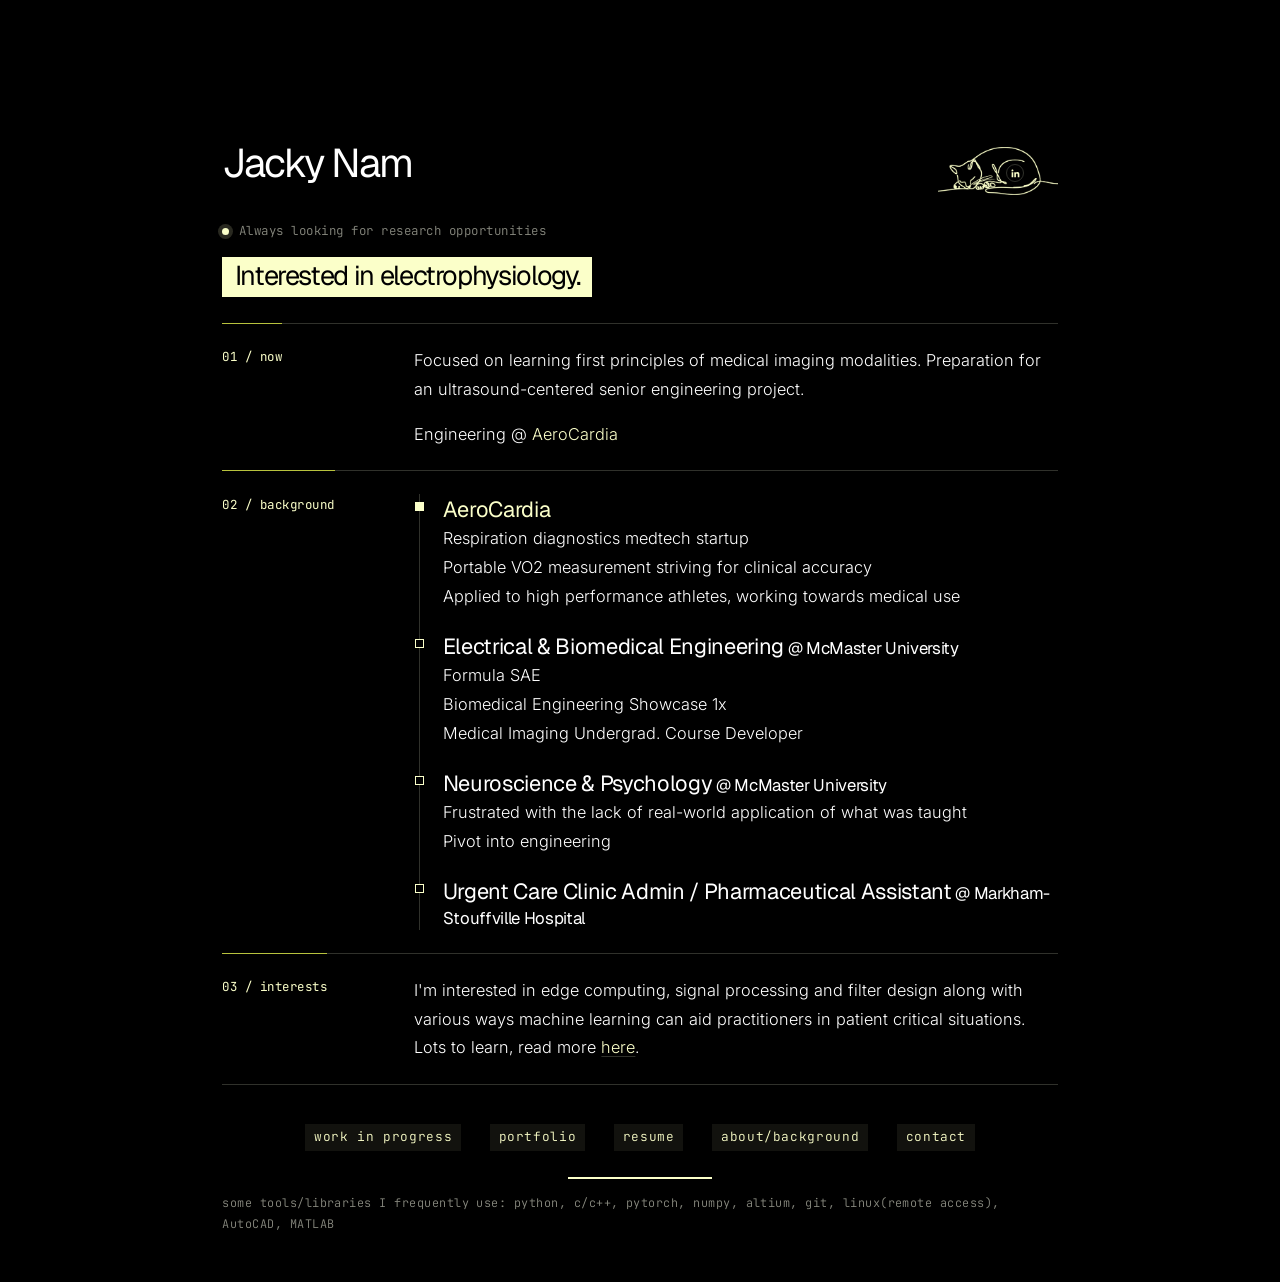
<file: index.html>
<!DOCTYPE html>
<html lang="en">

<head>
  <meta charset="UTF-8" />
  <meta name="viewport" content="width=device-width, initial-scale=1.0" />
  <title>Jacky Nam</title>
  <meta name="description" content="Jacky Nam" />
  <link rel="preconnect" href="https://fonts.googleapis.com" />
  <link rel="preconnect" href="https://fonts.gstatic.com" crossorigin />
  <link
    href="https://fonts.googleapis.com/css2?family=Geist:wght@400&family=Inter:wght@300;600&family=JetBrains+Mono:wght@400;500;600&display=swap"
    rel="stylesheet" />
  <link rel="stylesheet" href="styles.css?v=40" />
</head>

<body>

  <div class="page" id="top">

    <header class="nav nav--home">
      <div class="nav__id">
        <a class="nav__name" href="index.html">Jacky Nam</a>
      </div>
      <span class="cat">
        <img class="cat__art" src="cat.png" alt="" width="340" height="135" aria-hidden="true" />
        <a class="icon-link" href="https://www.linkedin.com/in/jacky-nam" target="_blank" rel="noopener"
          aria-label="LinkedIn">
          <svg viewBox="0 0 24 24" aria-hidden="true" focusable="false">
            <path
              d="M20.447 20.452h-3.554v-5.569c0-1.328-.027-3.037-1.852-3.037-1.853 0-2.136 1.445-2.136 2.939v5.667H9.351V9h3.414v1.561h.046c.477-.9 1.637-1.85 3.37-1.85 3.601 0 4.267 2.37 4.267 5.455v6.286zM5.337 7.433c-1.144 0-2.063-.926-2.063-2.065 0-1.138.92-2.063 2.063-2.063 1.14 0 2.064.925 2.064 2.063 0 1.139-.925 2.065-2.064 2.065zm1.782 13.019H3.555V9h3.564v11.452z" />
          </svg>
        </a>
      </span>
    </header>

    <main>

      <section class="intro">
        <p class="intro__hello reveal">
          <span class="dot" aria-hidden="true"></span>
          <span class="mono">Always looking for research opportunities</span>
        </p>
        <h1 class="reveal">Interested in electrophysiology.</h1>
        <div class="blocks">
          <section class="block reveal">
            <h2 class="block__label mono">01 / now</h2>
            <div>
              <p>Focused on learning first principles of medical imaging modalities.
                Preparation for an ultrasound-centered senior engineering project.</p>
              <p>Engineering @ <span style="color: var(--accent)">AeroCardia</span></p>
            </div>
          </section>
          <section class="block reveal">
            <h2 class="block__label mono">02 / background</h2>
            <ol class="tl">
              <li class="now">
                <b><span class="tl__subject">AeroCardia</span></b>
                <span>Respiration diagnostics medtech startup</span>
                <span>Portable VO2 measurement striving for clinical accuracy</span>
                <span>Applied to high performance athletes, working towards medical use</span>
              </li>
              <li>
                <b><span class="tl__subject">Electrical &amp; Biomedical Engineering</span> @ McMaster University</b>
                <span>Formula SAE</span>
                <span>Biomedical Engineering Showcase 1x</span>
                <span>Medical Imaging Undergrad. Course Developer</span>
              </li>
              <li>
                <b><span class="tl__subject">Neuroscience &amp; Psychology</span> @ McMaster University</b>
                <span>Frustrated with the lack of real-world application of what was taught</span>
                <span>Pivot into engineering</span>
              </li>
              <li>
                <b><span class="tl__subject">Urgent Care Clinic Admin / Pharmaceutical Assistant</span> @ Markham-Stouffville Hospital</b>
              </li>
            </ol>
          </section>
          <section class="block reveal">
            <h2 class="block__label mono">03 / interests</h2>
            <p>I'm interested in edge computing, signal processing and filter
              design along with various ways machine learning can aid practitioners in patient critical situations. Lots to learn, read more <a href="JackyNam_Letter.pdf">here</a>.</p>
          </section>
        </div>

        <nav class="intro__links reveal" aria-label="Pages">
          <a href="work-in-progress.html">work in progress</a>
          <a href="portfolio.html">portfolio</a>
          <a href="JackyNam_Resume.pdf">resume</a>
          <a href="JackyNam_Letter.pdf">about/background</a>
          <a href="mailto:jackynam@outlook.com">contact</a>
        </nav>

        <p class="tools mono reveal">
          some tools/libraries I frequently use: python, c/c++, pytorch, numpy, altium, git, linux(remote access),
          AutoCAD, MATLAB
        </p>
      </section>

    </main>

  </div>

  <script src="script.js?v=9"></script>
</body>

</html>
</file>
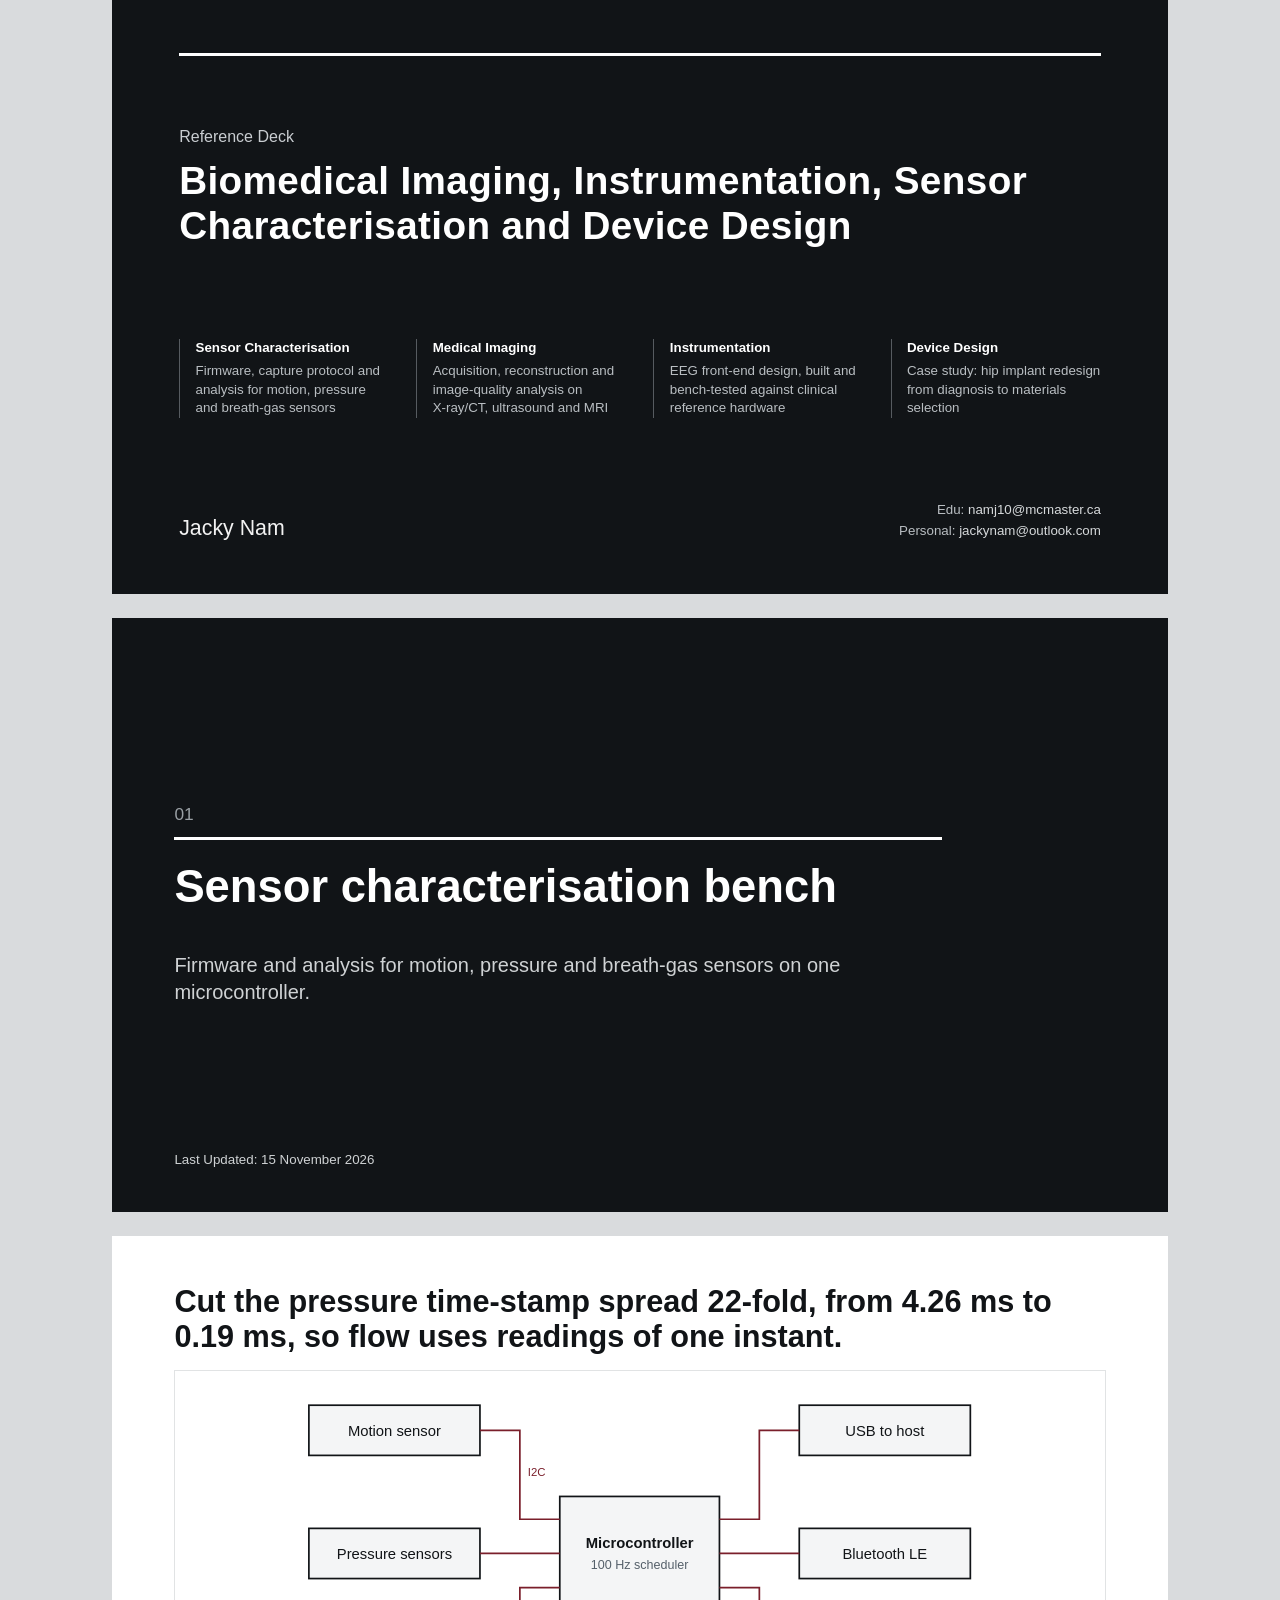
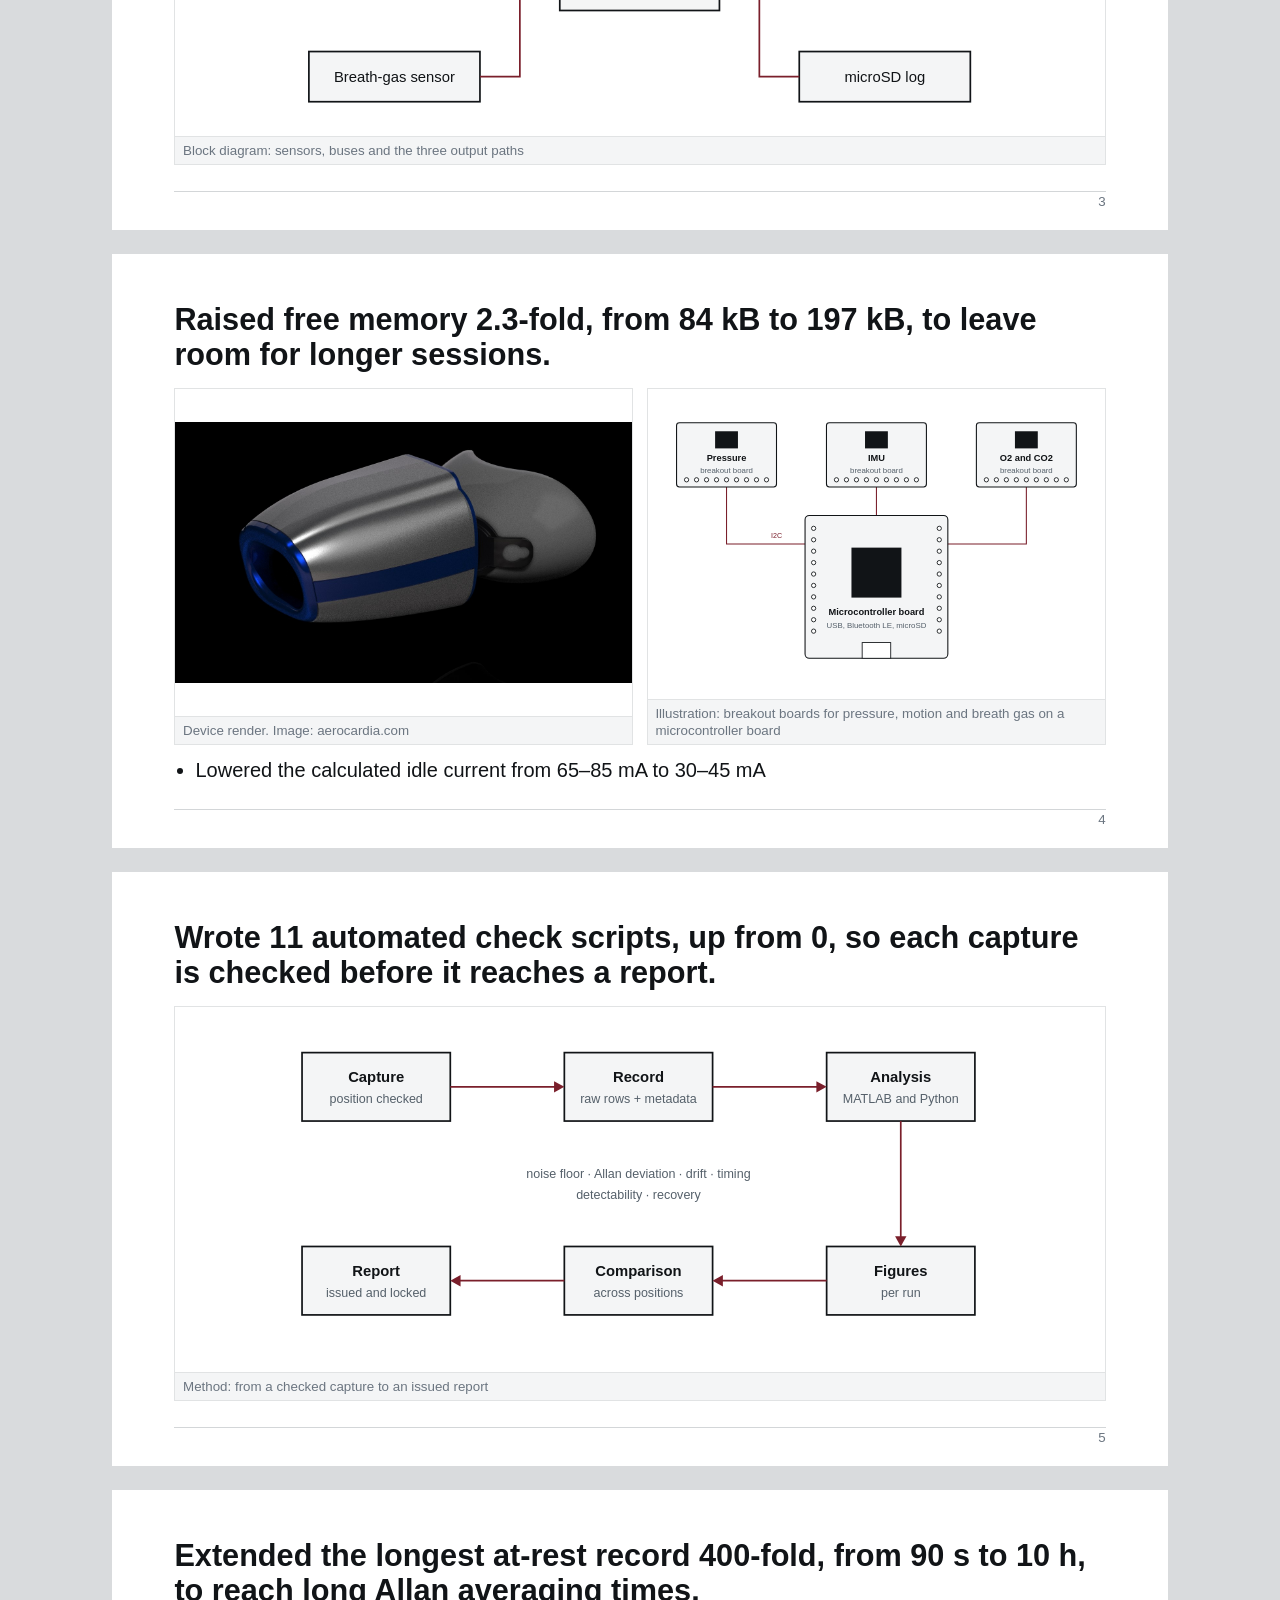
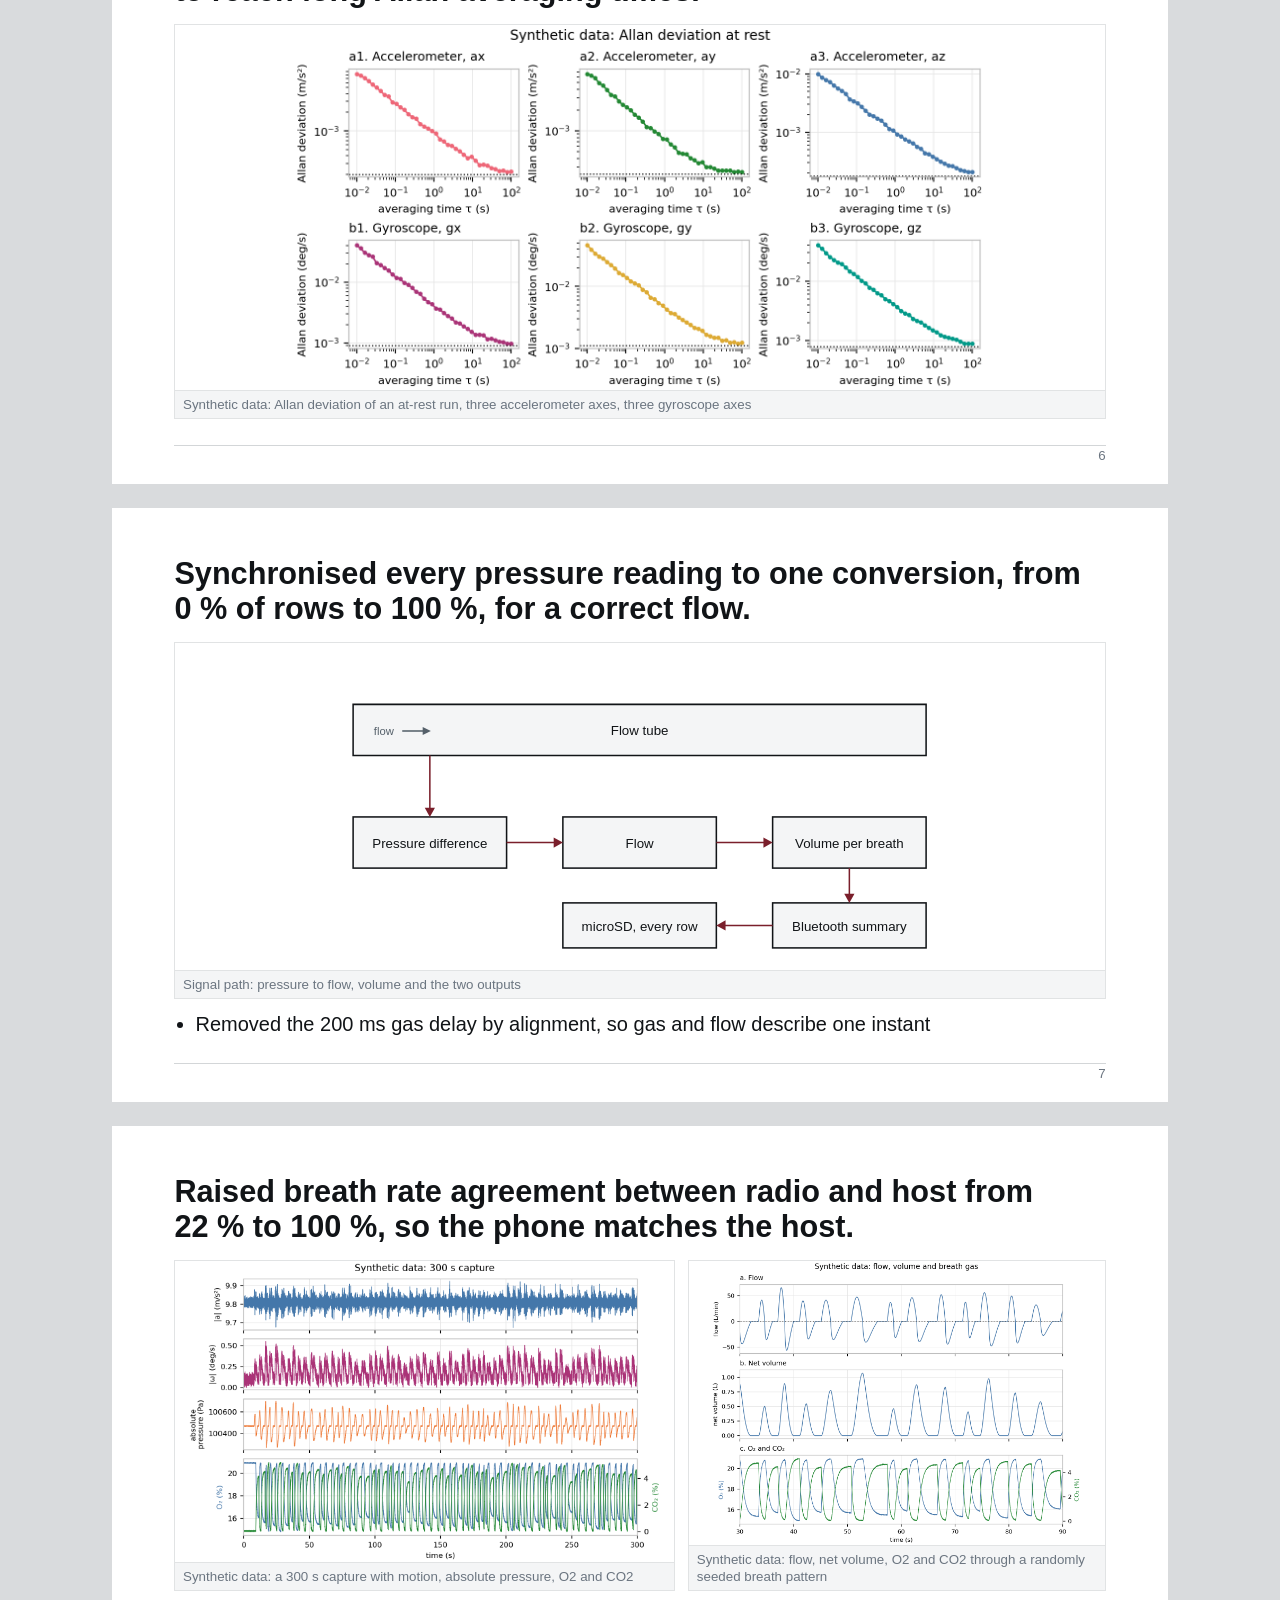
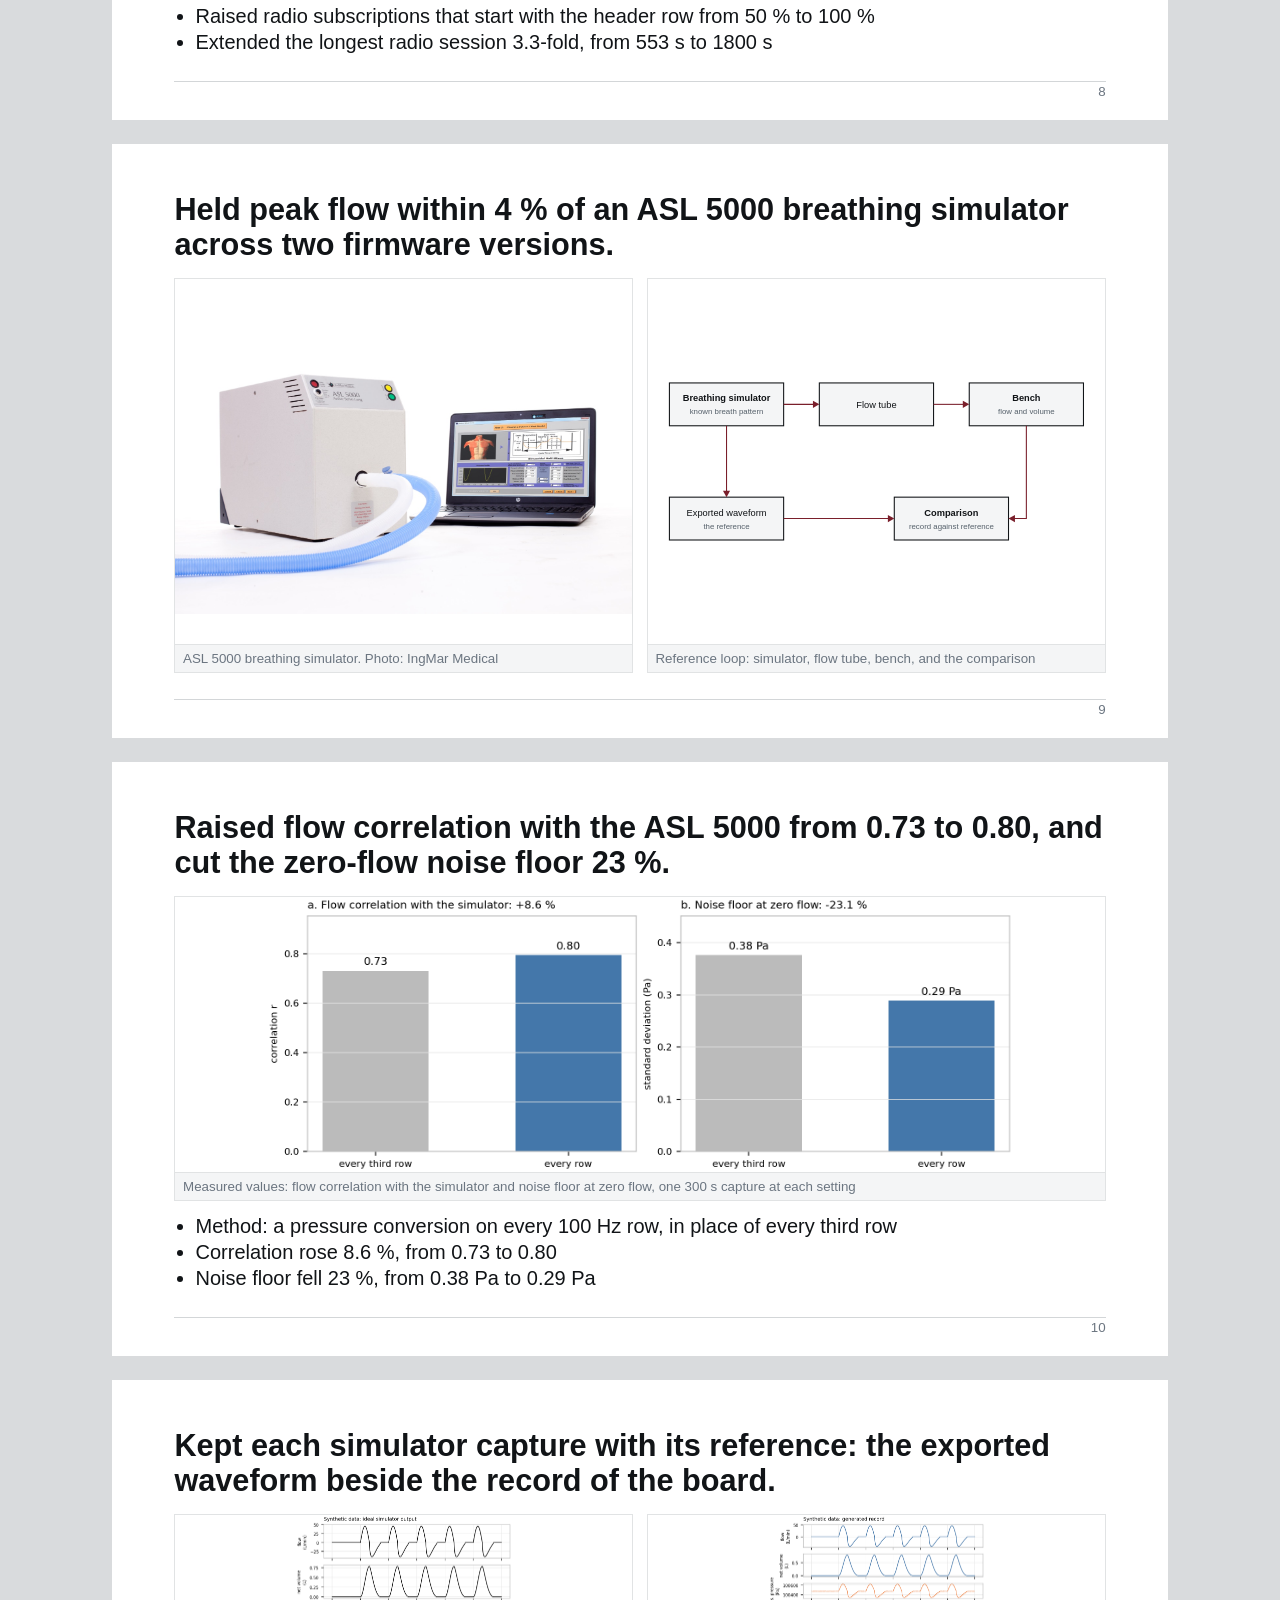
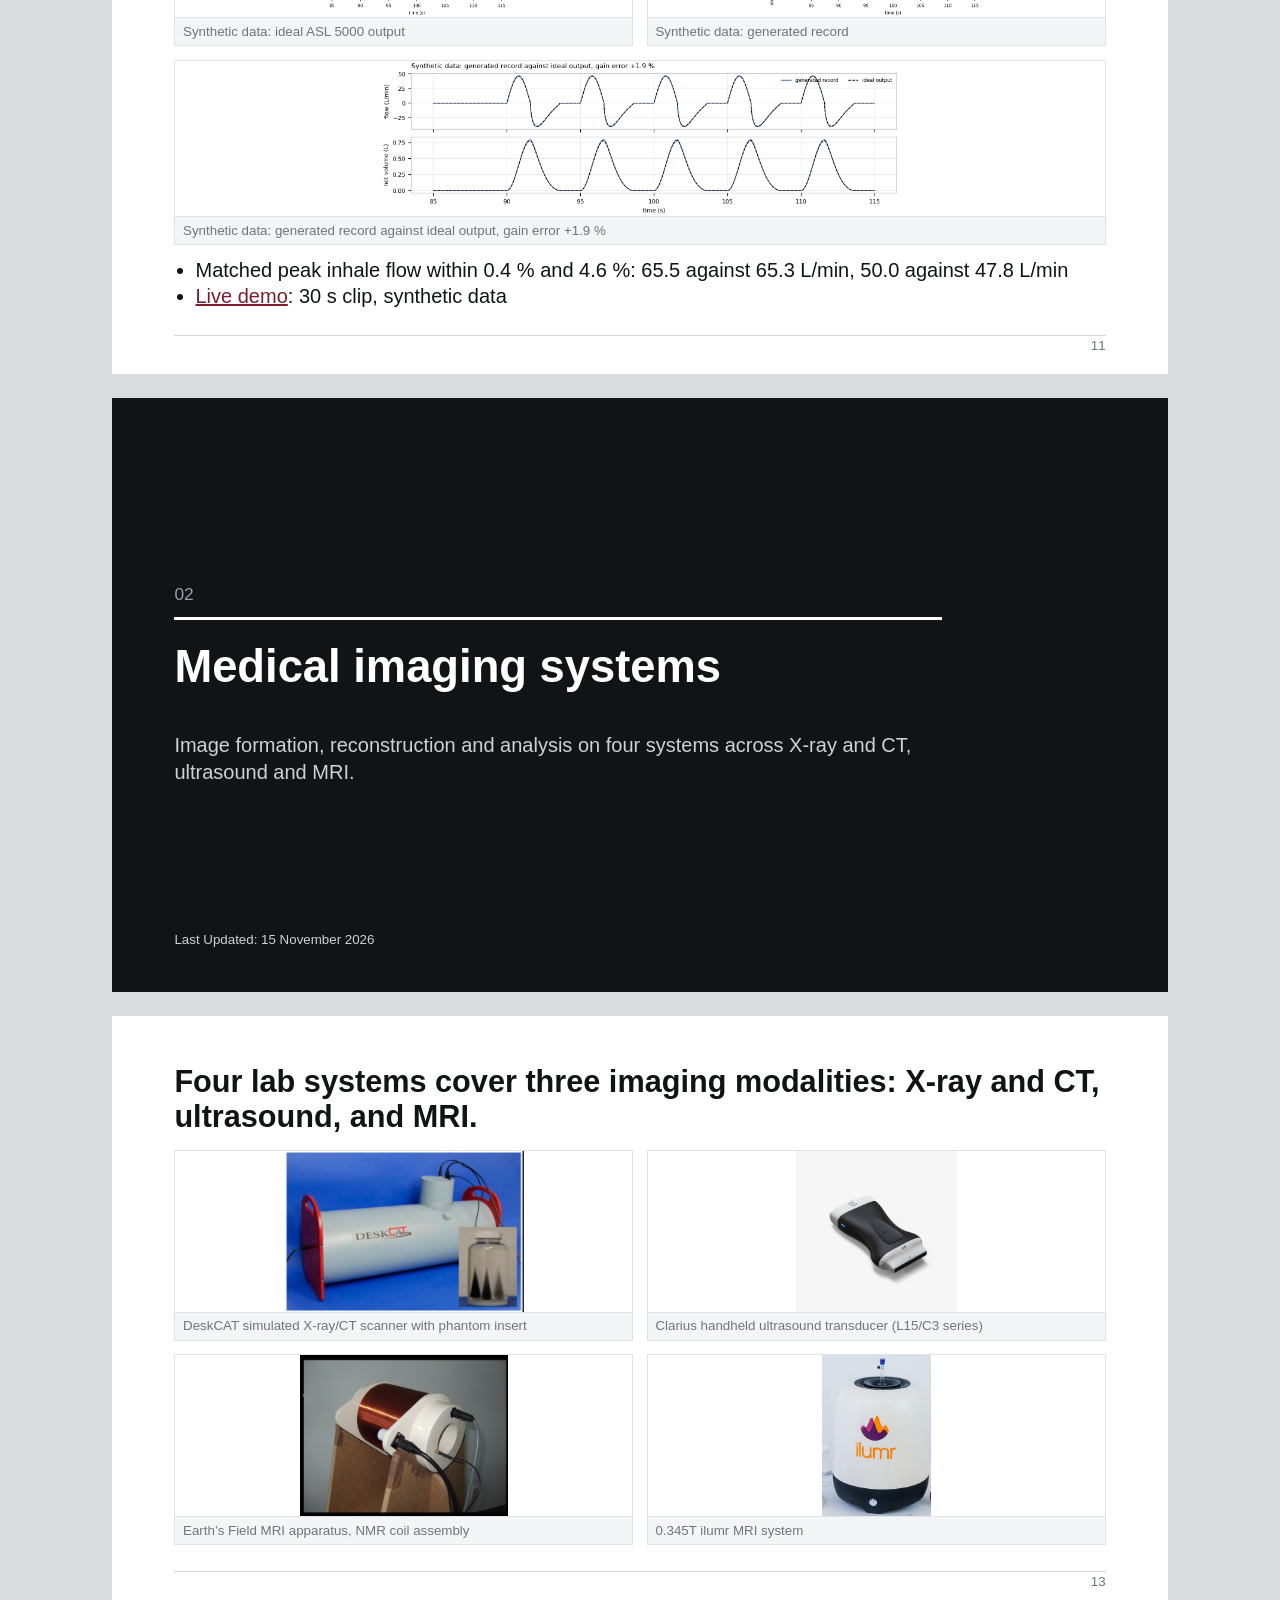
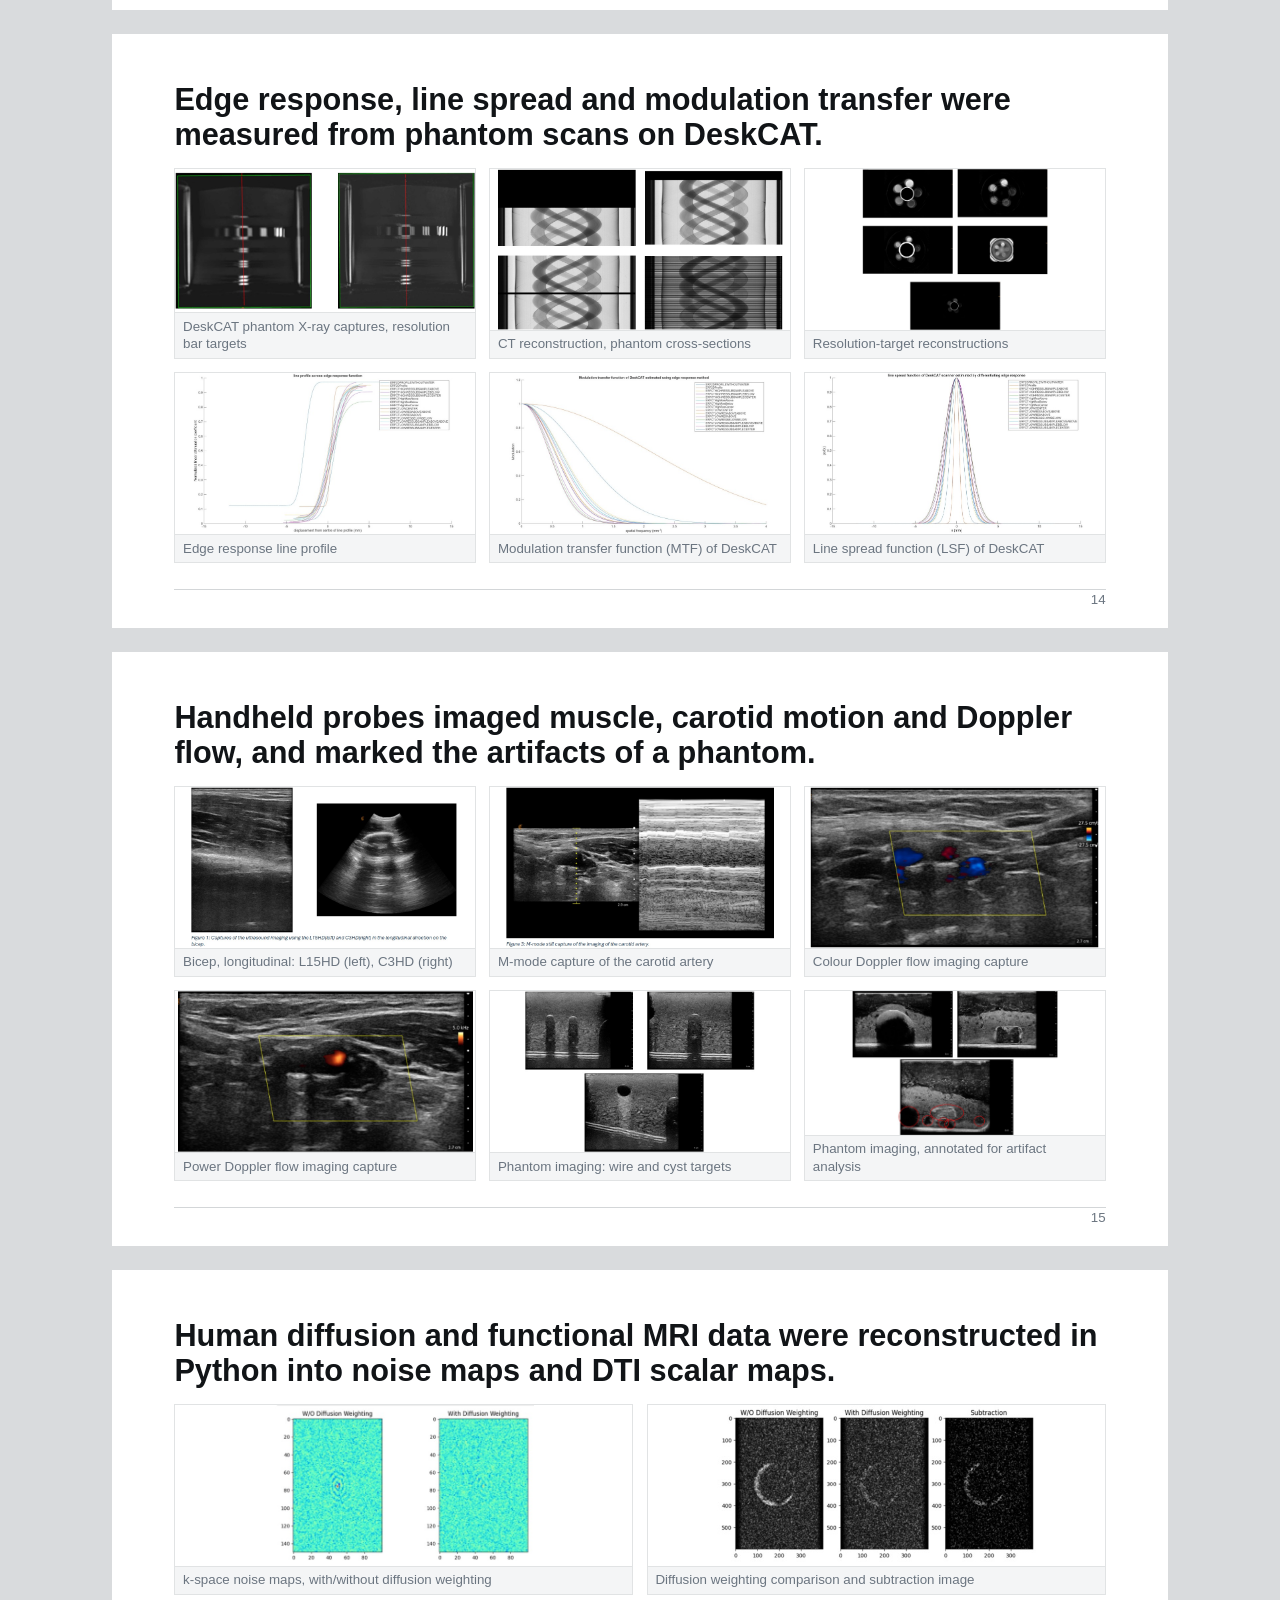
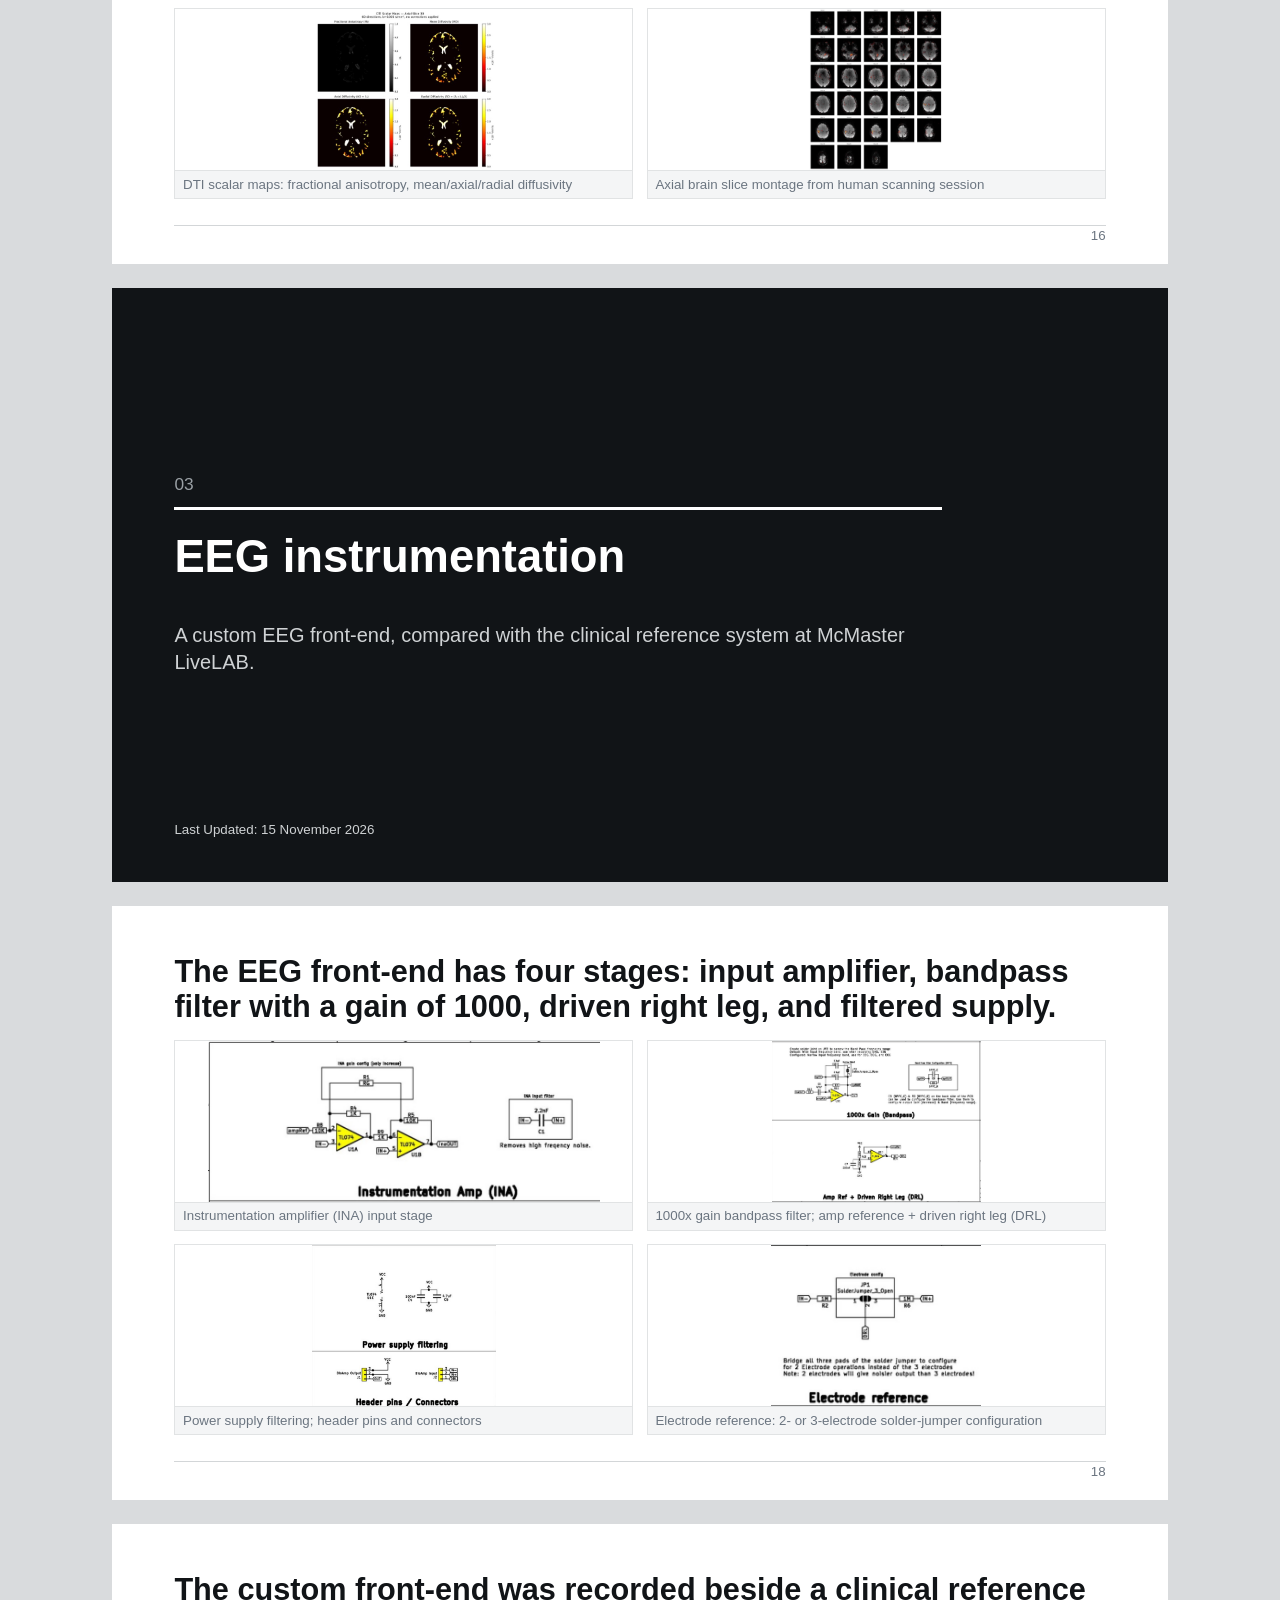
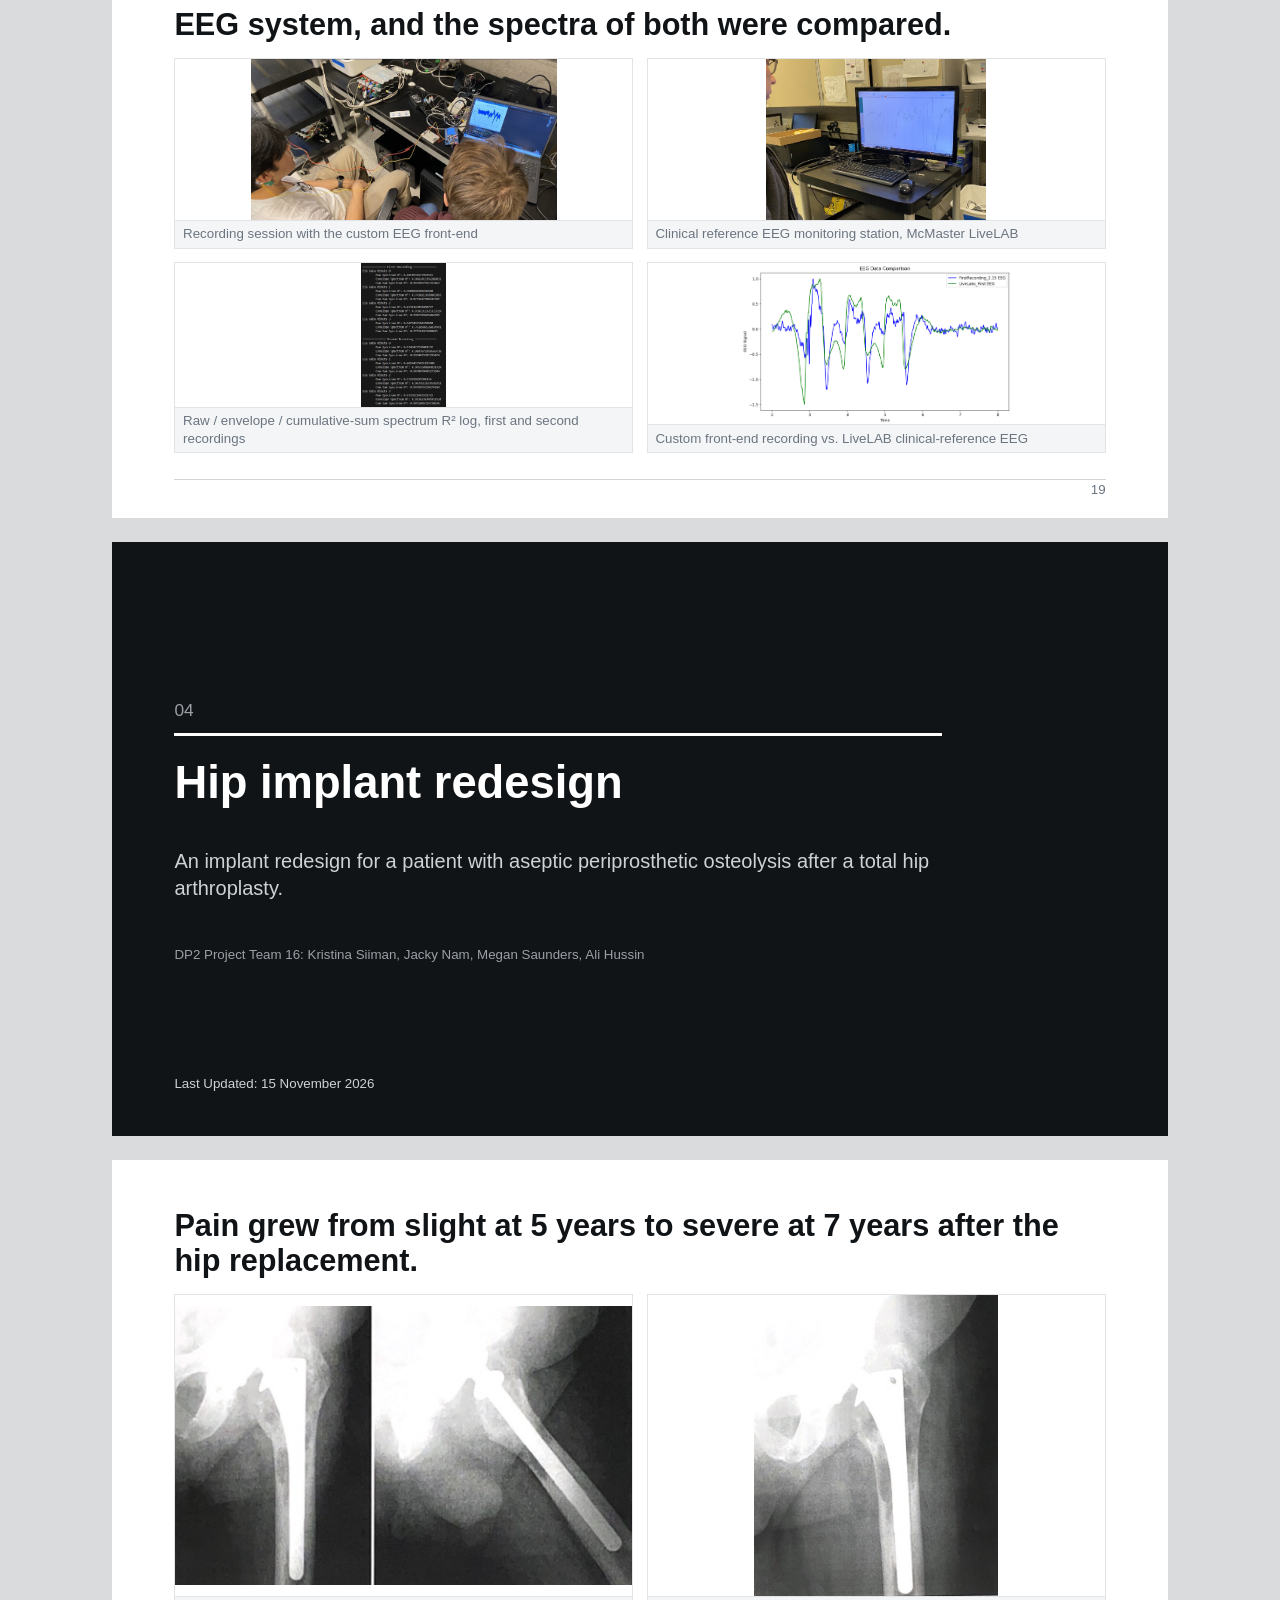
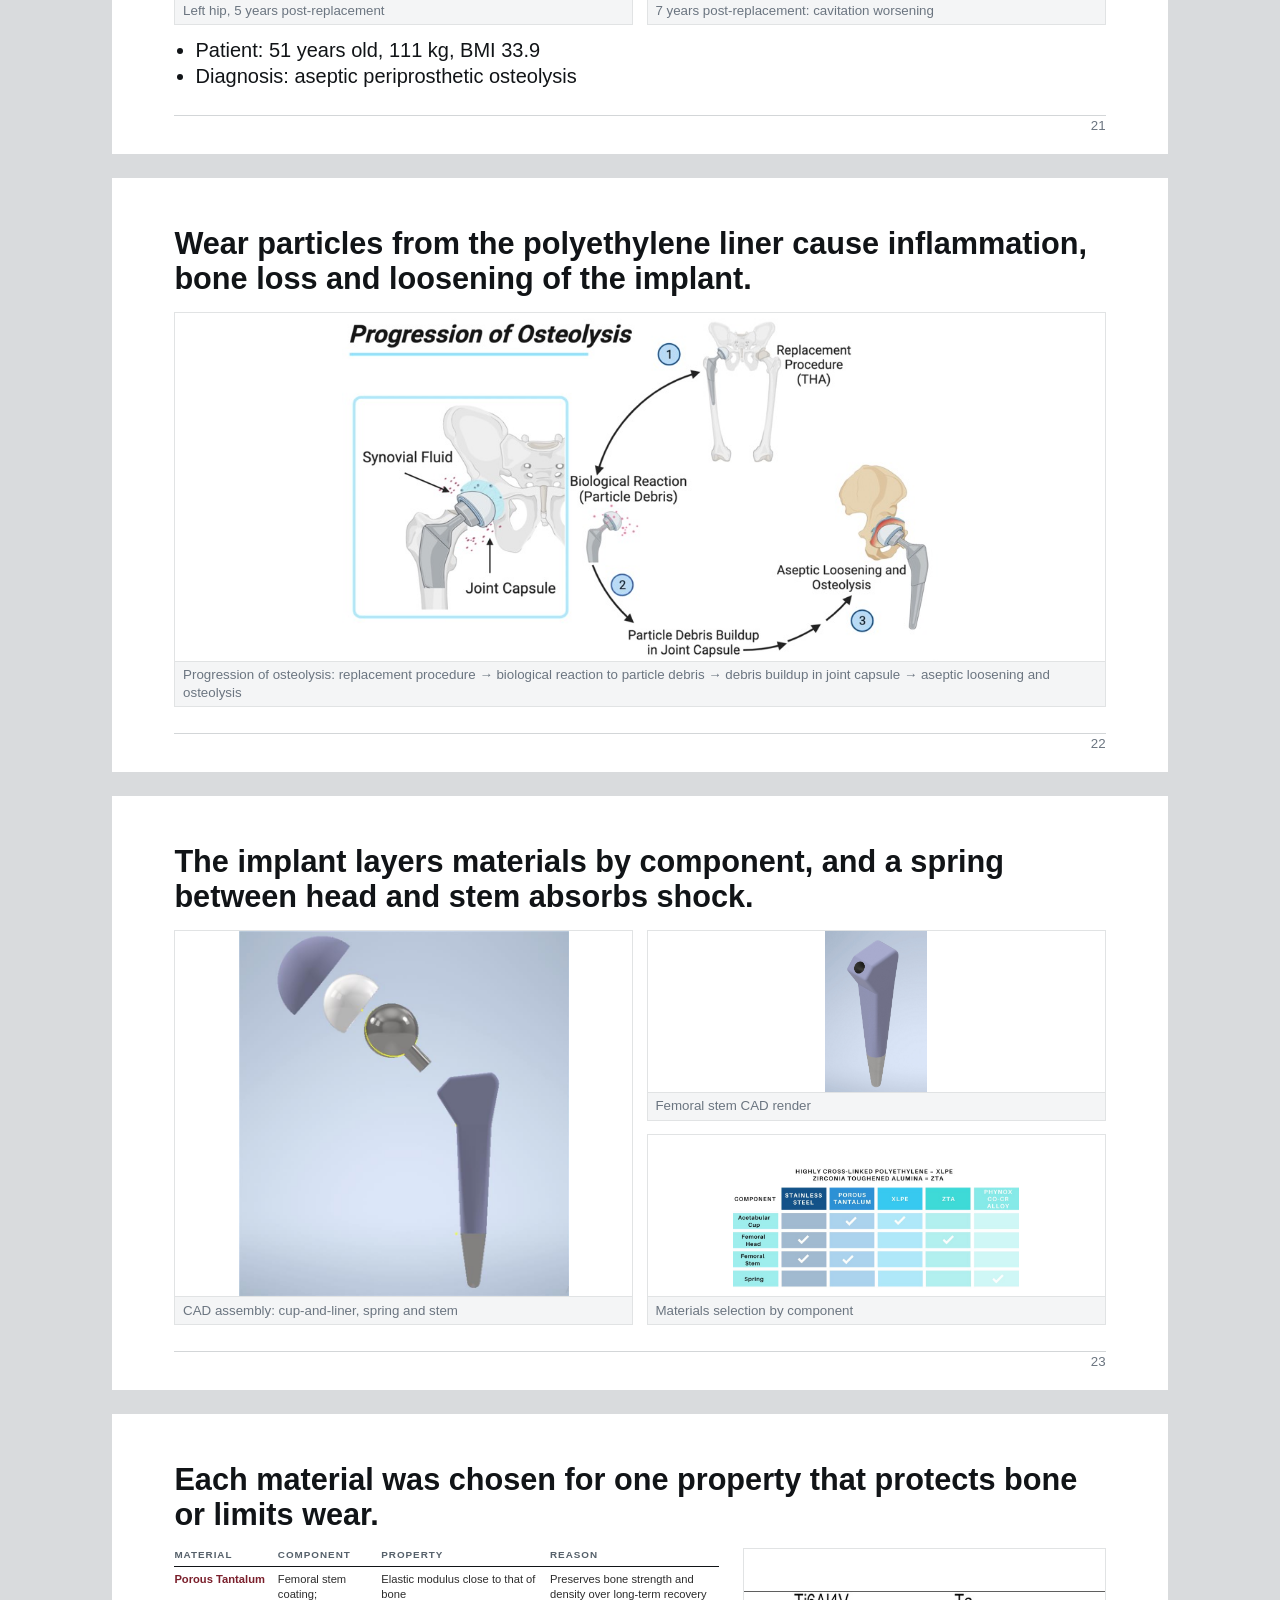
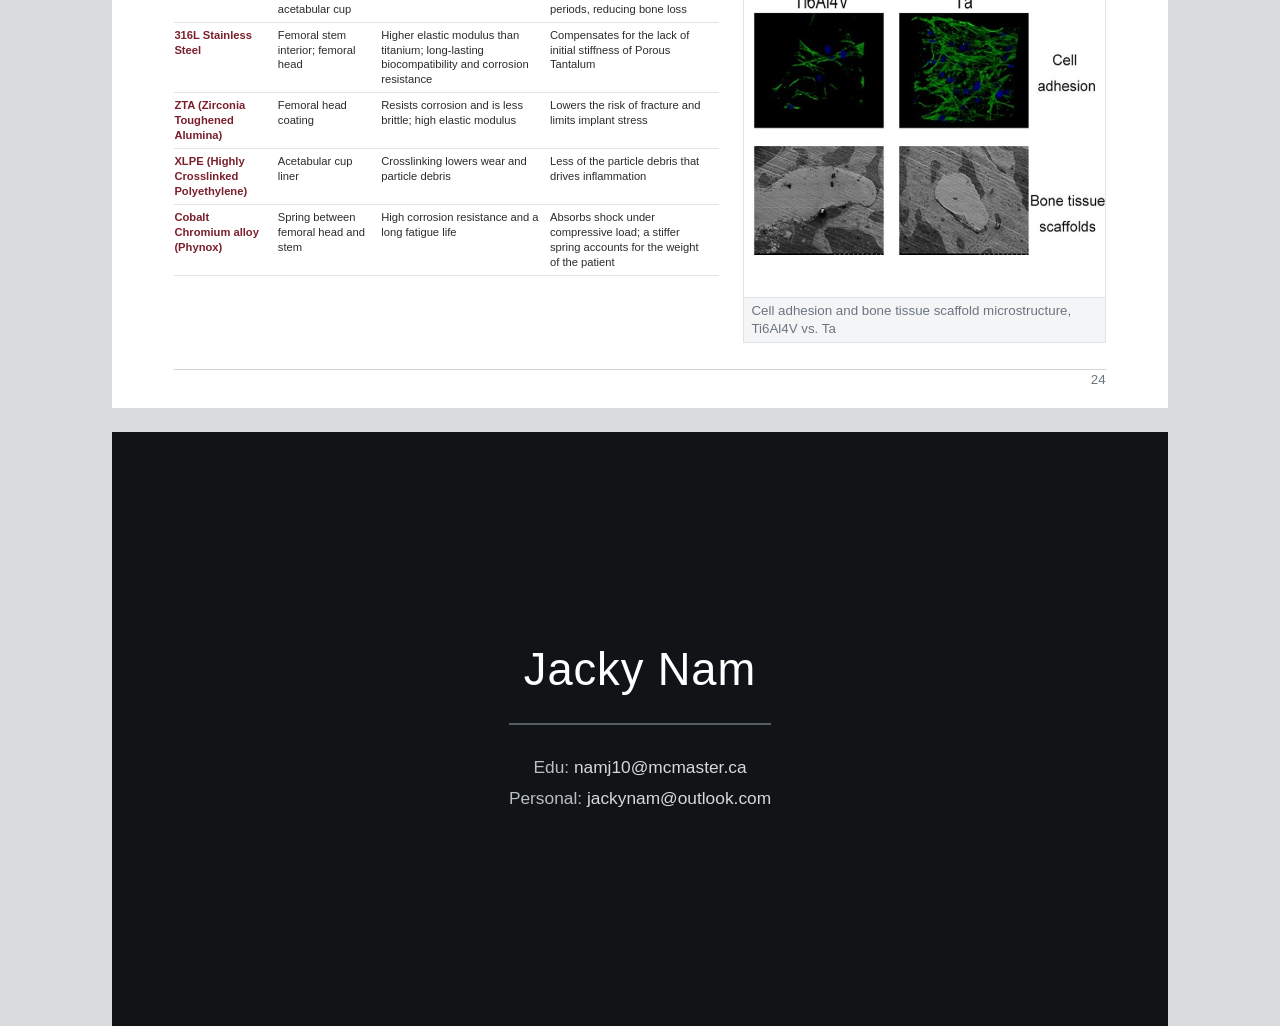
<file: deck/index.html>
<!DOCTYPE html>
<html lang="en">
<head>
<meta charset="UTF-8">
<title>Reference Deck</title>
<link rel="stylesheet" href="style.css">
<link rel="stylesheet" href="style-harvard.css">
</head>
<body>

<!-- 1: TITLE -->
<section class="slide slide--title">
  <div class="title-frame">
    <div>
      <div class="kicker">Reference Deck</div>
      <h1>Biomedical Imaging, Instrumentation, Sensor Characterisation and Device Design</h1>
      <div class="scope-list">
        <div><b>Sensor Characterisation</b>Firmware, capture protocol and analysis for motion, pressure and breath-gas sensors</div>
        <div><b>Medical Imaging</b>Acquisition, reconstruction and image-quality analysis on <span class="nowrap">X-ray/CT</span>, ultrasound and MRI</div>
        <div><b>Instrumentation</b>EEG front-end design, built and bench-tested against clinical reference hardware</div>
        <div><b>Device Design</b>Case study: hip implant redesign from diagnosis to materials selection</div>
      </div>
    </div>
    <div class="signoff">
      <div class="byline">Jacky Nam</div>
      <div class="contact">
        Edu: <a href="mailto:namj10@mcmaster.ca">namj10@mcmaster.ca</a><br>
        Personal: <a href="mailto:jackynam@outlook.com">jackynam@outlook.com</a>
      </div>
    </div>
  </div>
</section>

<!-- 2: SECTION DIVIDER, SENSOR CHARACTERISATION -->
<section class="slide slide--section">
  <div class="num">01</div>
  <h2>Sensor characterisation bench</h2>
  <p>Firmware and analysis for motion, pressure and breath-gas sensors on one microcontroller.</p>
  <p class="updated">Last Updated: 15 November 2026</p>
</section>

<!-- 3: SENSOR, ACQUISITION, TECHNIQUE -->
<section class="slide">
  <div class="head">
    <h2>Cut the pressure time-stamp spread 22-fold, from 4.26 ms to 0.19 ms, so flow uses readings of one instant.</h2>
  </div>
  <div class="ae-body">
    <div class="figure-col figs-1">
      <figure class="fig">
        <svg viewBox="0 0 640 320" role="img" aria-label="Block diagram of the bench">
          <rect width="640" height="320" fill="#fff"/>
          <g fill="#f4f5f6" stroke="#111417" stroke-width="1.5">
            <rect x="250" y="110" width="140" height="100"/>
            <rect x="30" y="30" width="150" height="44"/><rect x="30" y="138" width="150" height="44"/><rect x="30" y="246" width="150" height="44"/>
            <rect x="460" y="30" width="150" height="44"/><rect x="460" y="138" width="150" height="44"/><rect x="460" y="246" width="150" height="44"/>
          </g>
          <g fill="none" stroke="#7a1f2b" stroke-width="1.5">
            <path d="M180 52H215V130H250"/><path d="M180 160H250"/><path d="M180 268H215V190H250"/>
            <path d="M390 130H425V52H460"/><path d="M390 160H460"/><path d="M390 190H425V268H460"/>
          </g>
          <g font-size="13" fill="#111417" text-anchor="middle">
            <text x="320" y="155" font-weight="700">Microcontroller</text><text x="320" y="174" font-size="11" fill="#55606a">100 Hz scheduler</text>
            <text x="105" y="57">Motion sensor</text><text x="105" y="165">Pressure sensors</text><text x="105" y="273">Breath-gas sensor</text>
            <text x="535" y="57">USB to host</text><text x="535" y="165">Bluetooth LE</text><text x="535" y="273">microSD log</text>
          </g>
          <g font-size="10" fill="#7a1f2b"><text x="222" y="92">I2C</text></g>
        </svg>
        <figcaption>Block diagram: sensors, buses and the three output paths</figcaption>
      </figure>
    </div>
  </div>
  <div class="foot-rule"></div>
  <div class="pagenum">3</div>
</section>

<!-- 4: SENSOR, ACQUISITION, APPLICATION -->
<section class="slide">
  <div class="head">
    <h2>Raised free memory 2.3-fold, from 84 kB to 197 kB, to leave room for longer sessions.</h2>
  </div>
  <div class="ae-body">
    <div class="figure-col figs-2">
      <figure class="fig"><img src="images/bench-device-render.jpg" alt="Render of the Aerocardia device"><figcaption>Device render. Image: aerocardia.com</figcaption></figure>
      <figure class="fig"><svg viewBox="0 0 640 400" role="img" aria-label="Illustration of breakout boards wired to a microcontroller board"><rect width="640" height="400" fill="#fff"/><g fill="none" stroke="#7a1f2b" stroke-width="1.5"><path d="M110 120V200H250"/><path d="M320 120V160"/><path d="M530 120V200H390"/></g><rect x="40" y="30" width="140" height="90" rx="4" fill="#f4f5f6" stroke="#111417" stroke-width="1.5"/><rect x="94.0" y="42" width="32" height="24" fill="#111417"/><circle cx="54" cy="110" r="3" fill="#fff" stroke="#111417" stroke-width="1.2"/><circle cx="68" cy="110" r="3" fill="#fff" stroke="#111417" stroke-width="1.2"/><circle cx="82" cy="110" r="3" fill="#fff" stroke="#111417" stroke-width="1.2"/><circle cx="96" cy="110" r="3" fill="#fff" stroke="#111417" stroke-width="1.2"/><circle cx="110" cy="110" r="3" fill="#fff" stroke="#111417" stroke-width="1.2"/><circle cx="124" cy="110" r="3" fill="#fff" stroke="#111417" stroke-width="1.2"/><circle cx="138" cy="110" r="3" fill="#fff" stroke="#111417" stroke-width="1.2"/><circle cx="152" cy="110" r="3" fill="#fff" stroke="#111417" stroke-width="1.2"/><circle cx="166" cy="110" r="3" fill="#fff" stroke="#111417" stroke-width="1.2"/><text x="110.0" y="84" font-size="13" fill="#111417" text-anchor="middle" font-weight="700">Pressure</text><text x="110.0" y="100" font-size="11" fill="#55606a" text-anchor="middle">breakout board</text><rect x="250" y="30" width="140" height="90" rx="4" fill="#f4f5f6" stroke="#111417" stroke-width="1.5"/><rect x="304.0" y="42" width="32" height="24" fill="#111417"/><circle cx="264" cy="110" r="3" fill="#fff" stroke="#111417" stroke-width="1.2"/><circle cx="278" cy="110" r="3" fill="#fff" stroke="#111417" stroke-width="1.2"/><circle cx="292" cy="110" r="3" fill="#fff" stroke="#111417" stroke-width="1.2"/><circle cx="306" cy="110" r="3" fill="#fff" stroke="#111417" stroke-width="1.2"/><circle cx="320" cy="110" r="3" fill="#fff" stroke="#111417" stroke-width="1.2"/><circle cx="334" cy="110" r="3" fill="#fff" stroke="#111417" stroke-width="1.2"/><circle cx="348" cy="110" r="3" fill="#fff" stroke="#111417" stroke-width="1.2"/><circle cx="362" cy="110" r="3" fill="#fff" stroke="#111417" stroke-width="1.2"/><circle cx="376" cy="110" r="3" fill="#fff" stroke="#111417" stroke-width="1.2"/><text x="320.0" y="84" font-size="13" fill="#111417" text-anchor="middle" font-weight="700">IMU</text><text x="320.0" y="100" font-size="11" fill="#55606a" text-anchor="middle">breakout board</text><rect x="460" y="30" width="140" height="90" rx="4" fill="#f4f5f6" stroke="#111417" stroke-width="1.5"/><rect x="514.0" y="42" width="32" height="24" fill="#111417"/><circle cx="474" cy="110" r="3" fill="#fff" stroke="#111417" stroke-width="1.2"/><circle cx="488" cy="110" r="3" fill="#fff" stroke="#111417" stroke-width="1.2"/><circle cx="502" cy="110" r="3" fill="#fff" stroke="#111417" stroke-width="1.2"/><circle cx="516" cy="110" r="3" fill="#fff" stroke="#111417" stroke-width="1.2"/><circle cx="530" cy="110" r="3" fill="#fff" stroke="#111417" stroke-width="1.2"/><circle cx="544" cy="110" r="3" fill="#fff" stroke="#111417" stroke-width="1.2"/><circle cx="558" cy="110" r="3" fill="#fff" stroke="#111417" stroke-width="1.2"/><circle cx="572" cy="110" r="3" fill="#fff" stroke="#111417" stroke-width="1.2"/><circle cx="586" cy="110" r="3" fill="#fff" stroke="#111417" stroke-width="1.2"/><text x="530.0" y="84" font-size="13" fill="#111417" text-anchor="middle" font-weight="700">O2 and CO2</text><text x="530.0" y="100" font-size="11" fill="#55606a" text-anchor="middle">breakout board</text><rect x="220" y="160" width="200" height="200" rx="6" fill="#f4f5f6" stroke="#111417" stroke-width="1.5"/><rect x="285" y="205" width="70" height="70" fill="#111417"/><rect x="300" y="338" width="40" height="22" fill="#fff" stroke="#111417" stroke-width="1.2"/><circle cx="232" cy="178" r="3" fill="#fff" stroke="#111417" stroke-width="1.2"/><circle cx="408" cy="178" r="3" fill="#fff" stroke="#111417" stroke-width="1.2"/><circle cx="232" cy="194" r="3" fill="#fff" stroke="#111417" stroke-width="1.2"/><circle cx="408" cy="194" r="3" fill="#fff" stroke="#111417" stroke-width="1.2"/><circle cx="232" cy="210" r="3" fill="#fff" stroke="#111417" stroke-width="1.2"/><circle cx="408" cy="210" r="3" fill="#fff" stroke="#111417" stroke-width="1.2"/><circle cx="232" cy="226" r="3" fill="#fff" stroke="#111417" stroke-width="1.2"/><circle cx="408" cy="226" r="3" fill="#fff" stroke="#111417" stroke-width="1.2"/><circle cx="232" cy="242" r="3" fill="#fff" stroke="#111417" stroke-width="1.2"/><circle cx="408" cy="242" r="3" fill="#fff" stroke="#111417" stroke-width="1.2"/><circle cx="232" cy="258" r="3" fill="#fff" stroke="#111417" stroke-width="1.2"/><circle cx="408" cy="258" r="3" fill="#fff" stroke="#111417" stroke-width="1.2"/><circle cx="232" cy="274" r="3" fill="#fff" stroke="#111417" stroke-width="1.2"/><circle cx="408" cy="274" r="3" fill="#fff" stroke="#111417" stroke-width="1.2"/><circle cx="232" cy="290" r="3" fill="#fff" stroke="#111417" stroke-width="1.2"/><circle cx="408" cy="290" r="3" fill="#fff" stroke="#111417" stroke-width="1.2"/><circle cx="232" cy="306" r="3" fill="#fff" stroke="#111417" stroke-width="1.2"/><circle cx="408" cy="306" r="3" fill="#fff" stroke="#111417" stroke-width="1.2"/><circle cx="232" cy="322" r="3" fill="#fff" stroke="#111417" stroke-width="1.2"/><circle cx="408" cy="322" r="3" fill="#fff" stroke="#111417" stroke-width="1.2"/><text x="320" y="300" font-size="13" fill="#111417" text-anchor="middle" font-weight="700">Microcontroller board</text><text x="320" y="318" font-size="11" fill="#55606a" text-anchor="middle">USB, Bluetooth LE, microSD</text><text x="180" y="192" font-size="10" fill="#7a1f2b" text-anchor="middle">I2C</text></svg><figcaption>Illustration: breakout boards for pressure, motion and breath gas on a microcontroller board</figcaption></figure>
    </div>
    <ul class="ae-support"><li>Lowered the calculated idle current from 65&ndash;85 mA to 30&ndash;45 mA</li></ul>
  </div>
  <div class="foot-rule"></div>
  <div class="pagenum">4</div>
</section>

<!-- 5: SENSOR, CHARACTERISATION, TECHNIQUE -->
<section class="slide">
  <div class="head">
    <h2>Wrote 11 automated check scripts, up from 0, so each capture is checked before it reaches a report.</h2>
  </div>
  <div class="ae-body">
    <div class="figure-col figs-1">
      <figure class="fig">
        <svg viewBox="0 0 640 320" role="img" aria-label="Flow from capture to report">
          <rect width="640" height="320" fill="#fff"/>
          <g fill="#f4f5f6" stroke="#111417" stroke-width="1.5">
            <rect x="24" y="40" width="130" height="60"/><rect x="254" y="40" width="130" height="60"/><rect x="484" y="40" width="130" height="60"/>
            <rect x="24" y="210" width="130" height="60"/><rect x="254" y="210" width="130" height="60"/><rect x="484" y="210" width="130" height="60"/>
          </g>
          <g stroke="#7a1f2b" stroke-width="1.5" fill="none">
            <path d="M154 70H248"/><path d="M384 70H478"/><path d="M549 100V204"/><path d="M484 240H390"/><path d="M254 240H160"/>
          </g>
          <g fill="#7a1f2b"><path d="M254 70l-9-5v10z"/><path d="M484 70l-9-5v10z"/><path d="M549 210l-5-9h10z"/><path d="M384 240l9-5v10z"/><path d="M154 240l9-5v10z"/></g>
          <g font-size="13" fill="#111417" text-anchor="middle">
            <text x="89" y="66" font-weight="700">Capture</text><text x="89" y="84" font-size="11" fill="#55606a">position checked</text>
            <text x="319" y="66" font-weight="700">Record</text><text x="319" y="84" font-size="11" fill="#55606a">raw rows + metadata</text>
            <text x="549" y="66" font-weight="700">Analysis</text><text x="549" y="84" font-size="11" fill="#55606a">MATLAB and Python</text>
            <text x="549" y="236" font-weight="700">Figures</text><text x="549" y="254" font-size="11" fill="#55606a">per run</text>
            <text x="319" y="236" font-weight="700">Comparison</text><text x="319" y="254" font-size="11" fill="#55606a">across positions</text>
            <text x="89" y="236" font-weight="700">Report</text><text x="89" y="254" font-size="11" fill="#55606a">issued and locked</text>
          </g>
          <g font-size="11" fill="#55606a" text-anchor="middle"><text x="319" y="150">noise floor &#183; Allan deviation &#183; drift &#183; timing</text><text x="319" y="168">detectability &#183; recovery</text></g>
        </svg>
        <figcaption>Method: from a checked capture to an issued report</figcaption>
      </figure>
    </div>
  </div>
  <div class="foot-rule"></div>
  <div class="pagenum">5</div>
</section>

<!-- 6: SENSOR, CHARACTERISATION, APPLICATION -->
<section class="slide">
  <div class="head">
    <h2>Extended the longest at-rest record 400-fold, from 90 s to 10 h, to reach long Allan averaging times.</h2>
  </div>
  <div class="ae-body">
    <div class="figure-col figs-1">
      <figure class="fig"><img src="images/bench-allan-deviation.png" alt="Synthetic Allan deviation curves for three accelerometer axes and three gyroscope axes"><figcaption>Synthetic data: Allan deviation of an at-rest run, three accelerometer axes, three gyroscope axes</figcaption></figure>
    </div>
  </div>
  <div class="foot-rule"></div>
  <div class="pagenum">6</div>
</section>

<!-- 7: SENSOR, FLOW, TECHNIQUE -->
<section class="slide">
  <div class="head">
    <h2>Synchronised every pressure reading to one conversion, from 0&nbsp;% of rows to 100&nbsp;%, for a correct flow.</h2>
  </div>
  <div class="ae-body">
    <div class="figure-col figs-1">
      <figure class="fig">
        <svg viewBox="0 0 640 320" role="img" aria-label="Signal path from the flow tube to the outputs">
          <rect width="640" height="320" fill="#fff"/>
          <path d="M40 60H600V110H40Z" fill="#f4f5f6" stroke="#111417" stroke-width="1.5"/>
          <g font-size="11" fill="#55606a" text-anchor="middle"><text x="70" y="90">flow</text></g>
          <text x="320" y="90" font-size="13" fill="#111417" text-anchor="middle">Flow tube</text>
          <path d="M88 86H110" stroke="#55606a" stroke-width="1.5"/><path d="M116 86l-8-4v8z" fill="#55606a"/>
          <g fill="#f4f5f6" stroke="#111417" stroke-width="1.5">
            <rect x="40" y="170" width="150" height="50"/><rect x="245" y="170" width="150" height="50"/><rect x="450" y="170" width="150" height="50"/>
            <rect x="245" y="254" width="150" height="44"/><rect x="450" y="254" width="150" height="44"/>
          </g>
          <g stroke="#7a1f2b" stroke-width="1.5" fill="none"><path d="M115 110V164"/><path d="M190 195H239"/><path d="M395 195H444"/><path d="M525 220V248"/><path d="M450 276H401"/></g>
          <g fill="#7a1f2b"><path d="M115 170l-5-9h10z"/><path d="M245 195l-9-5v10z"/><path d="M450 195l-9-5v10z"/><path d="M525 254l-5-9h10z"/><path d="M395 276l9-5v10z"/></g>
          <g font-size="13" fill="#111417" text-anchor="middle">
            <text x="115" y="200">Pressure difference</text><text x="320" y="200">Flow</text><text x="525" y="200">Volume per breath</text>
            <text x="525" y="281">Bluetooth summary</text><text x="320" y="281">microSD, every row</text>
          </g>
        </svg>
        <figcaption>Signal path: pressure to flow, volume and the two outputs</figcaption>
      </figure>
    </div>
    <ul class="ae-support"><li>Removed the 200 ms gas delay by alignment, so gas and flow describe one instant</li></ul>
  </div>
  <div class="foot-rule"></div>
  <div class="pagenum">7</div>
</section>

<!-- 8: SENSOR, FLOW AND RADIO, APPLICATION -->
<section class="slide">
  <div class="head">
    <h2>Raised breath rate agreement between radio and host from 22&nbsp;% to 100&nbsp;%, so the phone matches the host.</h2>
  </div>
  <div class="ae-body">
    <div class="figure-col figs-2 figs-flow">
      <figure class="fig"><img src="images/bench-capture-300s.png" alt="Synthetic 300 s capture with motion, pressure and gas traces"><figcaption>Synthetic data: a 300 s capture with motion, absolute pressure, O2 and CO2</figcaption></figure>
      <figure class="fig"><img src="images/bench-breath-gas.png" alt="Synthetic flow, net volume, O2 and CO2 through a random breath pattern"><figcaption>Synthetic data: flow, net volume, O2 and CO2 through a randomly seeded breath pattern</figcaption></figure>
    </div>
    <ul class="ae-support"><li>Raised radio subscriptions that start with the header row from 50&nbsp;% to 100&nbsp;%</li><li>Extended the longest radio session 3.3-fold, from 553 s to 1800 s</li></ul>
  </div>
  <div class="foot-rule"></div>
  <div class="pagenum">8</div>
</section>

<!-- 9: SENSOR, REFERENCE TESTING, TECHNIQUE -->
<section class="slide">
  <div class="head">
    <h2>Held peak flow within 4&nbsp;% of an ASL 5000 breathing simulator across two firmware versions.</h2>
  </div>
  <div class="ae-body">
    <div class="figure-col figs-2">
      <figure class="fig"><img src="images/instr-asl5000.jpg" alt="ASL 5000 breathing simulator with its host computer"><figcaption>ASL 5000 breathing simulator. Photo: IngMar Medical</figcaption></figure>
      <figure class="fig">
        <svg viewBox="0 0 640 320" role="img" aria-label="Reference test loop">
          <rect width="640" height="320" fill="#fff"/>
          <g fill="#f4f5f6" stroke="#111417" stroke-width="1.5"><rect x="30" y="50" width="160" height="60"/><rect x="240" y="50" width="160" height="60"/><rect x="450" y="50" width="160" height="60"/><rect x="30" y="210" width="160" height="60"/><rect x="345" y="210" width="160" height="60"/></g>
          <g stroke="#7a1f2b" stroke-width="1.5" fill="none"><path d="M190 80H234"/><path d="M400 80H444"/><path d="M110 110V204"/><path d="M530 110V240H511"/><path d="M190 240H339"/></g>
          <g fill="#7a1f2b"><path d="M240 80l-9-5v10z"/><path d="M450 80l-9-5v10z"/><path d="M110 210l-5-9h10z"/><path d="M505 240l9-5v10z"/><path d="M345 240l-9-5v10z"/></g>
          <g font-size="13" fill="#111417" text-anchor="middle"><text x="110" y="76" font-weight="700">Breathing simulator</text><text x="110" y="94" font-size="11" fill="#55606a">known breath pattern</text><text x="320" y="85">Flow tube</text><text x="530" y="76" font-weight="700">Bench</text><text x="530" y="94" font-size="11" fill="#55606a">flow and volume</text><text x="110" y="236">Exported waveform</text><text x="110" y="254" font-size="11" fill="#55606a">the reference</text><text x="425" y="236" font-weight="700">Comparison</text><text x="425" y="254" font-size="11" fill="#55606a">record against reference</text></g>
        </svg>
        <figcaption>Reference loop: simulator, flow tube, bench, and the comparison</figcaption>
      </figure>
    </div>
  </div>
  <div class="foot-rule"></div>
  <div class="pagenum">9</div>
</section>

<section class="slide">
  <div class="head">
    <h2>Raised flow correlation with the ASL 5000 from 0.73 to 0.80, and cut the zero-flow noise floor 23&nbsp;%.</h2>
  </div>
  <div class="ae-body">
    <div class="figure-col figs-1">
      <figure class="fig"><img src="images/bench-conversion-result.png" alt="Bar charts of flow correlation and zero-flow noise floor at the two conversion settings"><figcaption>Measured values: flow correlation with the simulator and noise floor at zero flow, one 300 s capture at each setting</figcaption></figure>
    </div>
    <ul class="ae-support"><li>Method: a pressure conversion on every 100 Hz row, in place of every third row</li><li>Correlation rose 8.6&nbsp;%, from 0.73 to 0.80</li><li>Noise floor fell 23&nbsp;%, from 0.38 Pa to 0.29 Pa</li></ul>
  </div>
  <div class="foot-rule"></div>
  <div class="pagenum">10</div>
</section>

<!-- 10: SENSOR, REFERENCE TESTING, APPLICATION -->
<section class="slide">
  <div class="head">
    <h2>Kept each simulator capture with its reference: the exported waveform beside the record of the board.</h2>
  </div>
  <div class="ae-body">
    <div class="figure-col figs-stills">
      <figure class="fig"><img src="images/bench-simulator-ideal.png" alt="Synthetic plot of the ideal flow and net volume output of the simulator"><figcaption>Synthetic data: ideal ASL 5000 output</figcaption></figure>
      <figure class="fig"><img src="images/bench-simulator-generated.png" alt="Synthetic plot of flow, net volume and absolute pressure in a generated record"><figcaption>Synthetic data: generated record</figcaption></figure>
      <figure class="fig wide"><img src="images/bench-simulator-comparison.png" alt="Synthetic plot of the generated record drawn over the ideal output"><figcaption>Synthetic data: generated record against ideal output, gain error +1.9&nbsp;%</figcaption></figure>
    </div>
    <ul class="ae-support"><li>Matched peak inhale flow within 0.4&nbsp;% and 4.6&nbsp;%: 65.5 against 65.3 L/min, 50.0 against 47.8 L/min</li><li><a href="https://jackynam.com/media/simulator-capture.mp4">Live demo</a>: 30 s clip, synthetic data</li></ul>
  </div>
  <div class="foot-rule"></div>
  <div class="pagenum">11</div>
</section>

<!-- 11: SECTION DIVIDER, IMAGING -->
<section class="slide slide--section">
  <div class="num">02</div>
  <h2>Medical imaging systems</h2>
  <p>Image formation, reconstruction and analysis on four systems across X-ray and CT, ultrasound and MRI.</p>
  <p class="updated">Last Updated: 15 November 2026</p>
</section>

<!-- 12: INSTRUMENTATION OVERVIEW -->
<section class="slide">
  <div class="head">
    <h2>Four lab systems cover three imaging modalities: X-ray and CT, ultrasound, and MRI.</h2>
  </div>
  <div class="ae-body">
    <div class="figure-col figs-2x2">
      <figure class="fig"><img src="images/instr-deskcat.jpeg" alt="DeskCAT simulated X-ray/CT scanner"><figcaption>DeskCAT simulated X-ray/CT scanner with phantom insert</figcaption></figure>
      <figure class="fig"><img src="images/instr-clarius-l15.jpeg" alt="Clarius handheld ultrasound probe"><figcaption>Clarius handheld ultrasound transducer (L15/C3 series)</figcaption></figure>
      <figure class="fig"><img src="images/instr-efmri.jpeg" alt="Earth's Field MRI apparatus"><figcaption>Earth&rsquo;s Field MRI apparatus, NMR coil assembly</figcaption></figure>
      <figure class="fig"><img src="images/instr-ilumr.jpeg" alt="ilumr 0.345T MRI system"><figcaption>0.345T ilumr MRI system</figcaption></figure>
    </div>
  </div>
  <div class="foot-rule"></div>
  <div class="pagenum">13</div>
</section>

<!-- 13: CT / X-RAY -->
<section class="slide">
  <div class="head">
    <h2>Edge response, line spread and modulation transfer were measured from phantom scans on DeskCAT.</h2>
  </div>
  <div class="ae-body">
    <div class="figure-col figs-3x2">
      <figure class="fig"><img src="images/ct-xray-phantom.jpeg" alt="X-ray phantom captures"><figcaption>DeskCAT phantom X-ray captures, resolution bar targets</figcaption></figure>
      <figure class="fig"><img src="images/ct-spiral-recon.jpeg" alt="CT spiral reconstruction"><figcaption>CT reconstruction, phantom cross-sections</figcaption></figure>
      <figure class="fig"><img src="images/ct-resolution-targets.jpeg" alt="Resolution target reconstructions"><figcaption>Resolution-target reconstructions</figcaption></figure>
      <figure class="fig"><img src="images/ct-esf-lineprofile.jpeg" alt="Edge spread function line profile"><figcaption>Edge response line profile</figcaption></figure>
      <figure class="fig"><img src="images/ct-mtf.jpeg" alt="Modulation transfer function"><figcaption>Modulation transfer function (MTF) of DeskCAT</figcaption></figure>
      <figure class="fig"><img src="images/ct-lsf.jpeg" alt="Line spread function"><figcaption>Line spread function (LSF) of DeskCAT</figcaption></figure>
    </div>
  </div>
  <div class="foot-rule"></div>
  <div class="pagenum">14</div>
</section>

<!-- 14: ULTRASOUND -->
<section class="slide">
  <div class="head">
    <h2>Handheld probes imaged muscle, carotid motion and Doppler flow, and marked the artifacts of a phantom.</h2>
  </div>
  <div class="ae-body">
    <div class="figure-col figs-3x2">
      <figure class="fig"><img src="images/us-bicep-l15-c3.jpeg" alt="Ultrasound of bicep with L15 and C3 probes"><figcaption>Bicep, longitudinal: L15HD (left), C3HD (right)</figcaption></figure>
      <figure class="fig"><img src="images/us-mmode-carotid.jpeg" alt="M-mode ultrasound of carotid artery"><figcaption>M-mode capture of the carotid artery</figcaption></figure>
      <figure class="fig"><img src="images/us-doppler-1.jpeg" alt="Colour Doppler ultrasound capture"><figcaption>Colour Doppler flow imaging capture</figcaption></figure>
      <figure class="fig"><img src="images/us-doppler-2.jpeg" alt="Power Doppler ultrasound capture"><figcaption>Power Doppler flow imaging capture</figcaption></figure>
      <figure class="fig"><img src="images/us-phantom-targets.jpeg" alt="Ultrasound phantom target images"><figcaption>Phantom imaging: wire and cyst targets</figcaption></figure>
      <figure class="fig"><img src="images/us-phantom-artifacts.jpeg" alt="Ultrasound phantom artifact analysis"><figcaption>Phantom imaging, annotated for artifact analysis</figcaption></figure>
    </div>
  </div>
  <div class="foot-rule"></div>
  <div class="pagenum">15</div>
</section>

<!-- 15: MRI -->
<section class="slide">
  <div class="head">
    <h2>Human diffusion and functional MRI data were reconstructed in Python into noise maps and DTI scalar maps.</h2>
  </div>
  <div class="ae-body">
    <div class="figure-col figs-2x2">
      <figure class="fig"><img src="images/mri-noise-maps-small.jpeg" alt="MRI noise maps with and without diffusion weighting"><figcaption>k-space noise maps, with/without diffusion weighting</figcaption></figure>
      <figure class="fig"><img src="images/mri-noise-subtraction.jpeg" alt="MRI diffusion weighting subtraction image"><figcaption>Diffusion weighting comparison and subtraction image</figcaption></figure>
      <figure class="fig"><img src="images/mri-dti-scalar-maps.jpeg" alt="DTI scalar maps: FA, MD, AD, RD"><figcaption>DTI scalar maps: fractional anisotropy, mean/axial/radial diffusivity</figcaption></figure>
      <figure class="fig"><img src="images/mri-fmri-slices.jpeg" alt="fMRI/DWI brain slice montage"><figcaption>Axial brain slice montage from human scanning session</figcaption></figure>
    </div>
  </div>
  <div class="foot-rule"></div>
  <div class="pagenum">16</div>
</section>

<!-- 16: SECTION DIVIDER, EEG -->
<section class="slide slide--section">
  <div class="num">03</div>
  <h2>EEG instrumentation</h2>
  <p>A custom EEG front-end, compared with the clinical reference system at McMaster LiveLAB.</p>
  <p class="updated">Last Updated: 15 November 2026</p>
</section>

<!-- 17: EEG CIRCUIT DESIGN -->
<section class="slide">
  <div class="head">
    <h2>The EEG front-end has four stages: input amplifier, bandpass filter with a gain of 1000, driven right leg, and filtered supply.</h2>
  </div>
  <div class="ae-body">
    <div class="figure-col figs-2x2">
      <figure class="fig"><img src="images/eeg-circuit-ina.jpeg" alt="Instrumentation amplifier circuit"><figcaption>Instrumentation amplifier (INA) input stage</figcaption></figure>
      <figure class="fig"><img src="images/eeg-circuit-bandpass-drl.jpeg" alt="Bandpass filter and DRL circuit"><figcaption>1000x gain bandpass filter; amp reference + driven right leg (DRL)</figcaption></figure>
      <figure class="fig"><img src="images/eeg-circuit-power.jpeg" alt="Power supply filtering circuit"><figcaption>Power supply filtering; header pins and connectors</figcaption></figure>
      <figure class="fig"><img src="images/eeg-circuit-electrode-ref.jpeg" alt="Electrode reference configuration"><figcaption>Electrode reference: 2- or 3-electrode solder-jumper configuration</figcaption></figure>
    </div>
  </div>
  <div class="foot-rule"></div>
  <div class="pagenum">18</div>
</section>

<!-- 18: EEG CLINICAL VALIDATION -->
<section class="slide">
  <div class="head">
    <h2>The custom front-end was recorded beside a clinical reference EEG system, and the spectra of both were compared.</h2>
  </div>
  <div class="ae-body">
    <div class="figure-col figs-2x2">
      <figure class="fig"><img src="images/eeg-session-photo.jpeg" alt="EEG recording session"><figcaption>Recording session with the custom EEG front-end</figcaption></figure>
      <figure class="fig"><img src="images/eeg-livelab-photo.jpeg" alt="McMaster LiveLAB EEG monitoring station"><figcaption>Clinical reference EEG monitoring station, McMaster LiveLAB</figcaption></figure>
      <figure class="fig"><img src="images/eeg-spectrum-log.png" alt="EEG spectrum analysis log"><figcaption>Raw / envelope / cumulative-sum spectrum R&sup2; log, first and second recordings</figcaption></figure>
      <figure class="fig"><img src="images/eeg-data-comparison.png" alt="EEG data comparison plot"><figcaption>Custom front-end recording vs. LiveLAB clinical-reference EEG</figcaption></figure>
    </div>
  </div>
  <div class="foot-rule"></div>
  <div class="pagenum">19</div>
</section>

<!-- 19: SECTION DIVIDER, CASE STUDY -->
<section class="slide slide--section">
  <div class="num">04</div>
  <h2>Hip implant redesign</h2>
  <p>An implant redesign for a patient with aseptic periprosthetic osteolysis after a total hip arthroplasty.</p>
  <p class="credit">DP2 Project Team 16: Kristina Siiman, Jacky Nam, Megan Saunders, Ali Hussin</p>
  <p class="updated">Last Updated: 15 November 2026</p>
</section>

<!-- 20: CASE, PROBLEM -->
<section class="slide">
  <div class="head">
    <h2>Pain grew from slight at 5 years to severe at 7 years after the hip replacement.</h2>
  </div>
  <div class="ae-body">
    <div class="figure-col figs-2">
      <figure class="fig"><img src="images/hip-xray-5yr.jpeg" alt="Left hip X-ray, 5 years post-replacement"><figcaption>Left hip, 5 years post-replacement</figcaption></figure>
      <figure class="fig"><img src="images/hip-xray-7yr.jpeg" alt="Left hip X-ray, 7 years post-replacement, cavitation worsening"><figcaption>7 years post-replacement: cavitation worsening</figcaption></figure>
    </div>
    <ul class="ae-support"><li>Patient: 51 years old, 111 kg, BMI 33.9</li><li>Diagnosis: aseptic periprosthetic osteolysis</li></ul>
  </div>
  <div class="foot-rule"></div>
  <div class="pagenum">21</div>
</section>

<!-- 21: CASE, ANALYSIS -->
<section class="slide">
  <div class="head">
    <h2>Wear particles from the polyethylene liner cause inflammation, bone loss and loosening of the implant.</h2>
  </div>
  <div class="ae-body">
    <div class="figure-col figs-1">
      <figure class="fig"><img src="images/hip-osteolysis-progression.jpeg" alt="Progression of osteolysis diagram"><figcaption>Progression of osteolysis: replacement procedure &rarr; biological reaction to particle debris &rarr; debris buildup in joint capsule &rarr; aseptic loosening and osteolysis</figcaption></figure>
    </div>
  </div>
  <div class="foot-rule"></div>
  <div class="pagenum">22</div>
</section>

<!-- 22: CASE, DESIGN RESPONSE -->
<section class="slide">
  <div class="head">
    <h2>The implant layers materials by component, and a spring between head and stem absorbs shock.</h2>
  </div>
  <div class="ae-body">
    <div class="figure-col figs-mix">
      <figure class="fig tall"><img src="images/hip-cad-assembly.jpeg" alt="CAD assembly of hip implant"><figcaption>CAD assembly: cup-and-liner, spring and stem</figcaption></figure>
      <figure class="fig"><img src="images/hip-cad-stem.jpeg" alt="CAD render of femoral stem"><figcaption>Femoral stem CAD render</figcaption></figure>
      <figure class="fig"><img src="images/hip-materials-table.jpeg" alt="Materials selection table"><figcaption>Materials selection by component</figcaption></figure>
    </div>
  </div>
  <div class="foot-rule"></div>
  <div class="pagenum">23</div>
</section>

<!-- 23: CASE, MATERIALS JUSTIFICATION -->
<section class="slide">
  <div class="head">
    <h2>Each material was chosen for one property that protects bone or limits wear.</h2>
  </div>
  <div class="ae-body">
    <div class="ae-table-row"><table class="mat-table">
        <thead>
          <tr><th style="width:19%">Material</th><th style="width:19%">Component</th><th style="width:31%">Property</th><th>Reason</th></tr>
        </thead>
        <tbody>
          <tr>
            <td>Porous Tantalum</td>
            <td>Femoral stem coating; acetabular cup</td>
            <td>Elastic modulus close to that of bone</td>
            <td>Preserves bone strength and density over long-term recovery periods, reducing bone loss</td>
          </tr>
          <tr>
            <td>316L Stainless Steel</td>
            <td>Femoral stem interior; femoral head</td>
            <td>Higher elastic modulus than titanium; long-lasting biocompatibility and corrosion resistance</td>
            <td>Compensates for the lack of initial stiffness of Porous Tantalum</td>
          </tr>
          <tr>
            <td>ZTA (Zirconia Toughened Alumina)</td>
            <td>Femoral head coating</td>
            <td>Resists corrosion and is less brittle; high elastic modulus</td>
            <td>Lowers the risk of fracture and limits implant stress</td>
          </tr>
          <tr>
            <td>XLPE (Highly Crosslinked Polyethylene)</td>
            <td>Acetabular cup liner</td>
            <td>Crosslinking lowers wear and particle debris</td>
            <td>Less of the particle debris that drives inflammation</td>
          </tr>
          <tr>
            <td>Cobalt Chromium alloy (Phynox)</td>
            <td>Spring between femoral head and stem</td>
            <td>High corrosion resistance and a long fatigue life</td>
            <td>Absorbs shock under compressive load; a stiffer spring accounts for the weight of the patient</td>
          </tr>
        </tbody>
      </table><div class="figure-col figs-1">
      <figure class="fig"><img src="images/hip-material-microstructure.png" alt="Cell adhesion and bone tissue scaffold microstructure"><figcaption>Cell adhesion and bone tissue scaffold microstructure, Ti6Al4V vs. Ta</figcaption></figure>
    </div></div>
  </div>
  <div class="foot-rule"></div>
  <div class="pagenum">24</div>
</section>

<!-- 24: CLOSING -->
<section class="slide slide--title">
  <div class="title-frame title-frame--closing">
    <div class="byline">Jacky Nam</div>
    <div class="contact">
      Edu: <a href="mailto:namj10@mcmaster.ca">namj10@mcmaster.ca</a><br>
      Personal: <a href="mailto:jackynam@outlook.com">jackynam@outlook.com</a>
    </div>
  </div>
</section>

</body>
</html>
</file>
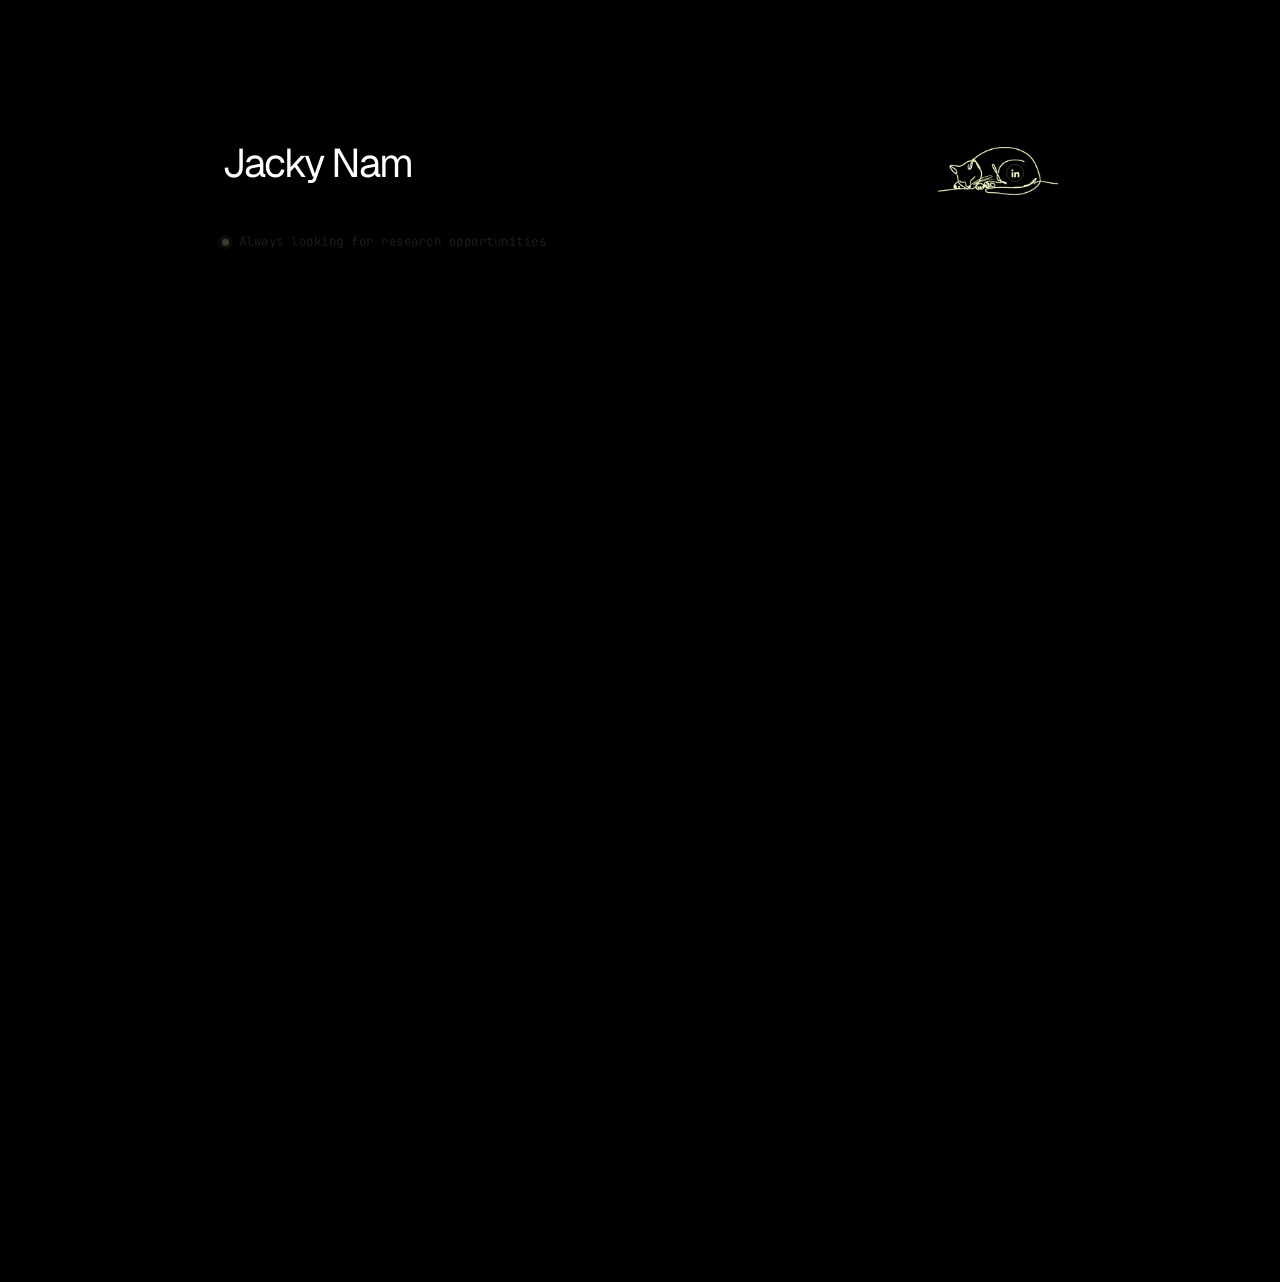
<file: contact.html>
<!DOCTYPE html>
<html lang="en">

<head>
  <meta charset="UTF-8" />
  <title>Jacky Nam</title>
  <meta http-equiv="refresh" content="0; url=index.html" />
  <link rel="canonical" href="index.html" />
</head>

<body>
  <p>This page has moved to <a href="index.html">index.html</a>.</p>
</body>

</html>
</file>
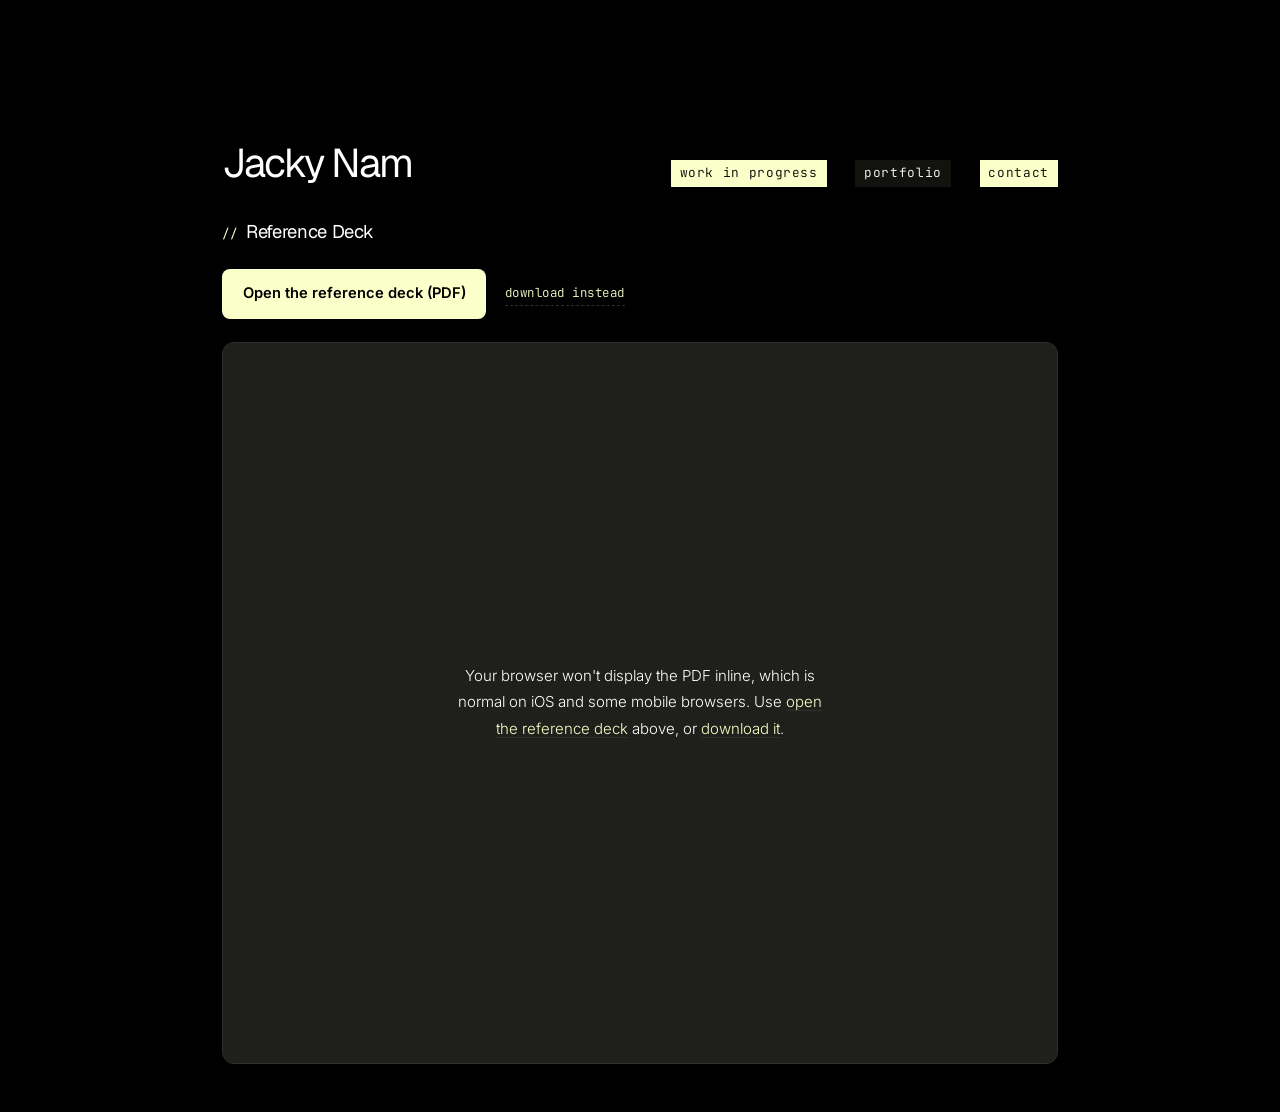
<file: portfolio.html>
<!DOCTYPE html>
<html lang="en">

<head>
  <meta charset="UTF-8" />
  <meta name="viewport" content="width=device-width, initial-scale=1.0" />
  <title>Portfolio · Jacky Nam</title>
  <meta name="description" content="Jacky Nam's reference deck, read inline, plus thev: a compatibility checker for electronic components." />
  <link rel="preconnect" href="https://fonts.googleapis.com" />
  <link rel="preconnect" href="https://fonts.gstatic.com" crossorigin />
  <link
    href="https://fonts.googleapis.com/css2?family=Geist:wght@400&family=Inter:wght@300;600&family=JetBrains+Mono:wght@400;500;600&display=swap"
    rel="stylesheet" />
  <link rel="stylesheet" href="styles.css?v=40" />
</head>

<body>

  <div class="page" id="top">

    <header class="nav">
      <a class="nav__name" href="index.html">Jacky Nam</a>
      <nav class="nav__links" aria-label="Pages">
        <a href="work-in-progress.html">work in progress</a>
        <a href="portfolio.html" class="is-here" aria-current="page">portfolio</a>
        <a href="mailto:jackynam@outlook.com">contact</a>
      </nav>
    </header>

    <main>

      <section class="section section--page" aria-labelledby="deck-heading">
        <h2 class="reveal" id="deck-heading"><span class="mono h-index">//</span>Reference Deck</h2>
        <p class="deck__actions reveal">
          <a class="btn btn--primary btn--link" href="ReferenceDeck.pdf" target="_blank" rel="noopener">
            Open the reference deck (PDF)
          </a>
          <a class="deck__download mono" href="ReferenceDeck.pdf" download>download instead</a>
        </p>

        <div class="deck reveal">
          <object class="deck__frame" data="ReferenceDeck.pdf" type="application/pdf"
            title="Reference deck, PDF, embedded viewer">
            <p class="deck__fallback">
              Your browser won't display the PDF inline, which is normal on iOS and some mobile browsers. Use
              <a href="ReferenceDeck.pdf" target="_blank" rel="noopener">open the reference deck</a> above, or
              <a href="ReferenceDeck.pdf" download>download it</a>.
            </p>
          </object>
        </div>
      </section>

    </main>

  </div>

  <script src="script.js?v=9"></script>
</body>

</html>
</file>
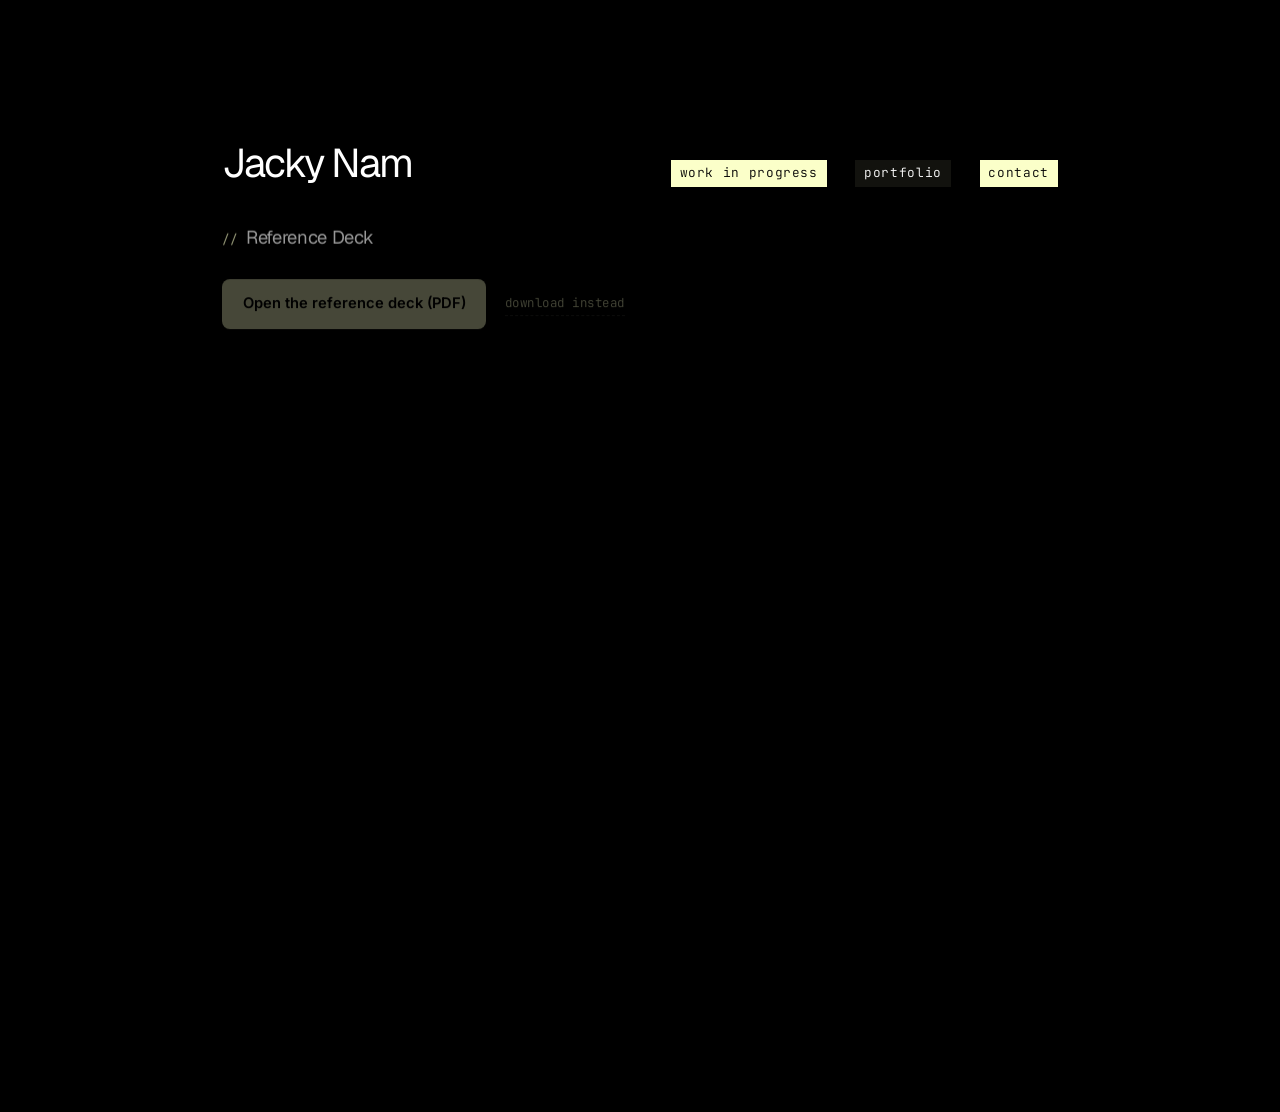
<file: projects.html>
<!DOCTYPE html>
<html lang="en">

<head>
  <meta charset="UTF-8" />
  <title>Portfolio · Jacky Nam</title>
  <meta http-equiv="refresh" content="0; url=portfolio.html" />
  <link rel="canonical" href="portfolio.html" />
</head>

<body>
  <p>This page has moved to <a href="portfolio.html">portfolio.html</a>.</p>
</body>

</html>
</file>
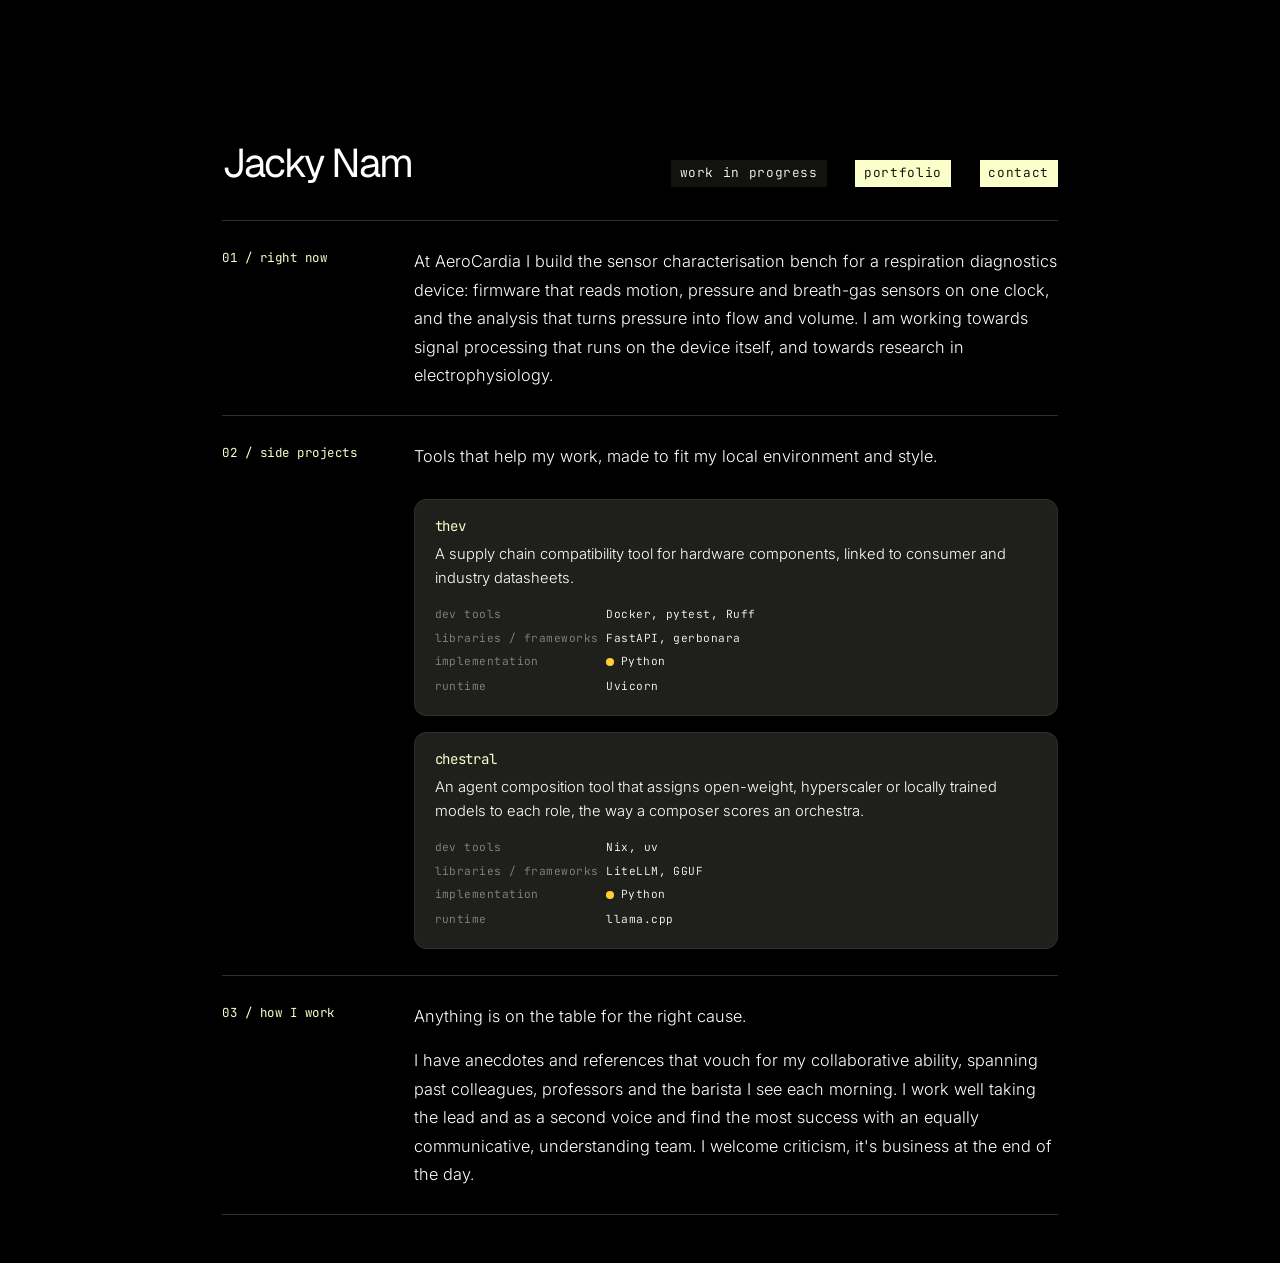
<file: work-in-progress.html>
<!DOCTYPE html>
<html lang="en">

<head>
  <meta charset="UTF-8" />
  <meta name="viewport" content="width=device-width, initial-scale=1.0" />
  <title>Work in Progress · Jacky Nam</title>
  <meta name="description"
    content="What Jacky Nam is currently building: a sensor characterisation bench for a respiration diagnostics device, and the side projects thev and chestral." />
  <link rel="preconnect" href="https://fonts.googleapis.com" />
  <link rel="preconnect" href="https://fonts.gstatic.com" crossorigin />
  <link
    href="https://fonts.googleapis.com/css2?family=Geist:wght@400&family=Inter:wght@300;600&family=JetBrains+Mono:wght@400;500;600&display=swap"
    rel="stylesheet" />
  <link rel="stylesheet" href="styles.css?v=42" />
</head>

<body>

  <div class="page" id="top">

    <header class="nav">
      <a class="nav__name" href="index.html">Jacky Nam</a>
      <nav class="nav__links" aria-label="Pages">
        <a href="work-in-progress.html" class="is-here" aria-current="page">work in progress</a>
        <a href="portfolio.html">portfolio</a>
        <a href="mailto:jackynam@outlook.com">contact</a>
      </nav>
    </header>

    <main>

      <section class="section section--page block">
        <h2 class="block__label mono reveal">01 / right now</h2>
        <div class="block__body">
        <p class="reveal">
          At AeroCardia I build the sensor characterisation bench for a respiration diagnostics device: firmware that
          reads motion, pressure and breath-gas sensors on one clock, and the analysis that turns pressure into flow and
          volume. I am working towards signal processing that runs on the device itself, and towards research in
          electrophysiology.
        </p>
        </div>
      </section>

      <section class="section block">
        <h2 class="block__label mono reveal">02 / side projects</h2>
        <div class="block__body">
        <p class="reveal">Tools that help my work, made to fit my local environment and style.</p>

        <ul class="repo-grid reveal" role="list" aria-label="Side projects">

          <li class="repo-card">
            <h3 class="repo-card__name">thev</h3>
            <p class="repo-card__desc">
              A supply chain compatibility tool for hardware components, linked to consumer and industry datasheets.
            </p>
            <dl class="repo-card__stack mono">
              <div><dt>dev tools</dt><dd>Docker, pytest, Ruff</dd></div>
              <div><dt>libraries / frameworks</dt><dd>FastAPI, gerbonara</dd></div>
              <div><dt>implementation</dt><dd><span class="repo-card__lang"><span class="lang-dot lang-dot--py" aria-hidden="true"></span>Python</span></dd></div>
              <div><dt>runtime</dt><dd>Uvicorn</dd></div>
            </dl>
          </li>

          <li class="repo-card">
            <h3 class="repo-card__name">chestral</h3>
            <p class="repo-card__desc">
              An agent composition tool that assigns open-weight, hyperscaler or locally trained models to each role,
              the way a composer scores an orchestra.
            </p>
            <dl class="repo-card__stack mono">
              <div><dt>dev tools</dt><dd>Nix, uv</dd></div>
              <div><dt>libraries / frameworks</dt><dd>LiteLLM, GGUF</dd></div>
              <div><dt>implementation</dt><dd><span class="repo-card__lang"><span class="lang-dot lang-dot--py" aria-hidden="true"></span>Python</span></dd></div>
              <div><dt>runtime</dt><dd>llama.cpp</dd></div>
            </dl>
          </li>

        </ul>
        </div>
      </section>

      <section class="section block">
        <h2 class="block__label mono reveal">03 / how I work</h2>
        <div class="block__body reveal">
          <p>Anything is on the table for the right cause.</p>
          <p>
            I have anecdotes and references that vouch for my collaborative ability, spanning past colleagues, professors
            and the barista I see each morning. I work well taking the lead and as a second voice and find the most
            success with an equally communicative, understanding team. I welcome criticism, it's business at the end of
            the day.
          </p>
        </div>
      </section>

    </main>

  </div>

  <script src="script.js?v=9"></script>
</body>

</html>
</file>
<file: styles.css>
/* Jacky Nam portfolio. Theme: tesser.sh dark palette; Geist / Inter / JetBrains Mono. */

:root {
  --bg:      #000000;
  --surface: #1f201c;
  --line:    #30312b;

  --text:  #ffffff;
  --body:  #ffffff;
  --faint: #88897f;

  --accent: #fbffc9;
  --accent-deep: #b8c23d; /* deeper step of the same lemon hue; the divider stubs */
  --orange: #f26522;
  --yellow: #ffcf33;
  --red:    #ff4d6d;

  --font-sans: "Inter", system-ui, -apple-system, "Segoe UI", sans-serif;
  --font-display: "Geist", "Inter", system-ui, -apple-system, "Segoe UI", sans-serif;
  --font-mono: "JetBrains Mono", ui-monospace, "Cascadia Code", Consolas, monospace;

  --maxw: 880px;
  --ease: cubic-bezier(0.22, 1, 0.36, 1);
}

*, *::before, *::after { box-sizing: border-box; margin: 0; padding: 0; }
html { scroll-behavior: smooth; scroll-padding-top: 2rem; -webkit-text-size-adjust: 100%; }

body {
  font-family: var(--font-sans);
  font-weight: 300;
  font-size: 1.02rem;
  background: var(--bg);
  color: var(--body);
  line-height: 1.75;
  -webkit-font-smoothing: antialiased;
}

.page {
  max-width: var(--maxw);
  margin: 0 auto;
  padding: 8rem 1.4rem 3rem;
}

::selection { background: var(--accent); color: var(--bg); }
img, svg, canvas { display: block; max-width: 100%; }

h1, h2, h3 { font-family: var(--font-display); color: var(--text); line-height: 1.25; letter-spacing: -0.02em; }
h1 { font-size: 1.7rem; font-weight: 400; letter-spacing: -0.05em; }
h2 { font-size: 1.15rem; font-weight: 400; margin-bottom: 1rem; }
h3 { font-size: 1rem;  font-weight: 400; }

p + p { margin-top: 1rem; }
strong { color: var(--text); font-weight: 600; }
em { color: var(--orange); font-style: normal; }

a {
  color: var(--accent);
  text-decoration: underline;
  text-decoration-color: var(--line);
  text-underline-offset: 3px;
  transition: color 0.2s, text-decoration-color 0.2s;
}
a:hover { color: var(--orange); text-decoration-color: var(--orange); }

.mono {
  font-family: var(--font-mono);
  font-size: 0.78rem;
  letter-spacing: 0.04em;
  color: var(--faint);
}

.nav {
  display: flex;
  align-items: baseline;
  justify-content: space-between;
  gap: 1rem;
  flex-wrap: wrap;
  padding-bottom: 1.4rem;
}
.nav__id { display: flex; align-items: baseline; gap: 0.5rem; }
/* sleeping-cat line art curled around the LinkedIn badge; its ground line sits on the name's baseline */
.nav--home { align-items: flex-end; }
.nav > .cat { margin-bottom: 0.2rem; }
.cat { position: relative; display: inline-block; line-height: 0; width: 7.5rem; }
.cat__art { width: 100%; height: auto; }
.cat a.icon-link { position: absolute; left: 57%; top: 36%; width: 18px; height: 18px; }
.cat a.icon-link::after { content: ""; position: absolute; inset: -4px; }
.cat a.icon-link svg { width: 11px; height: 11px; }
.nav__name {
  font-family: var(--font-display);
  letter-spacing: -0.05em;
  font-weight: 400;
  font-size: 2.5rem;
  color: var(--text);
  text-decoration: none;
}
.nav__name:hover { color: var(--orange); }

.intro h1 {
  margin: 0.9rem 0 1.1rem;
  /* inverted rectangular highlight, matching the link labels */
  width: fit-content;
  max-width: 100%;
  background: var(--accent);
  color: var(--bg);
  padding: 0.1em 0.45em 0.15em;
}
.intro__hello { display: flex; align-items: center; gap: 0.6rem; }
.dot {
  width: 7px; height: 7px; border-radius: 50%;
  background: var(--accent);
  box-shadow: 0 0 0 4px rgba(251, 255, 201, 0.16);
}

.intro__links {
  margin-top: 2.4rem;
  display: flex;
  align-items: center;
  justify-content: center;
  gap: 1.8rem;
  flex-wrap: wrap;
}
.nav__links { display: flex; gap: 1.8rem; flex-wrap: wrap; }
.intro__links a,
.nav__links a {
  font-family: var(--font-mono);
  font-size: 0.8rem;
  letter-spacing: 0.05em;
  color: var(--accent);
  text-decoration: none;
  border-bottom: 1px dashed var(--line);
  padding-bottom: 2px;
  transition: color 0.2s, border-color 0.2s;
}
.intro__links a:hover,
.nav__links a:hover { color: var(--orange); border-color: var(--orange); }
/* Link labels: individual, unconnected rectangles.
   Home page links: faint lemon tile. Nav links on inner pages: inverted (lemon fill, black text). */
.intro__links a:not(.icon-link),
.nav__links a { padding: 2px 0.55rem; border-bottom-color: transparent; }
.intro__links a:not(.icon-link) { background: rgba(251, 255, 201, 0.07); }
.intro__links a:not(.icon-link):hover { background: rgba(242, 101, 34, 0.12); }
.nav__links a { background: var(--accent); color: var(--bg); }
.nav__links a:hover { background: var(--orange); color: var(--bg); border-bottom-color: transparent; }
/* current page: not a link target, so it stays a quiet faint tile */
.nav__links a.is-here { background: rgba(251, 255, 201, 0.07); color: var(--body); border-color: transparent; }

a.icon-link {
  display: inline-flex;
  align-items: center;
  justify-content: center;
  border-bottom: none;
  padding-bottom: 0;
  width: 26px;
  height: 26px;
  border-radius: 50%;
  border: 1px solid var(--line);
  color: var(--accent);
  transition: color 0.2s, border-color 0.2s;
}
a.icon-link:hover,
a.icon-link:focus-visible {
  color: var(--accent);
  border-color: var(--accent);
}
a.icon-link:focus-visible {
  outline: 2px solid var(--accent);
  outline-offset: 2px;
}
.icon-link svg { width: 16px; height: 16px; fill: currentColor; }

.section {
  margin-top: 3.6rem;
  padding-top: 2.6rem;
  border-top: 1px dashed var(--line);
}
.section--page { margin-top: 0; padding-top: 0; border-top: 0; }
.h-index { color: var(--accent); margin-right: 0.55rem; font-size: 0.78rem; }

.tools { margin-top: 1.6rem; font-size: 0.74rem; }
.tools::before {
  content: "";
  display: block;
  width: 9rem;
  height: 2px;
  background: var(--accent);
  margin: 0 auto 0.9rem;
}

.reveal {
  opacity: 0;
  transform: translateY(14px);
  transition: opacity 0.6s var(--ease), transform 0.6s var(--ease);
}
.reveal.is-visible { opacity: 1; transform: none; }

.btn {
  font-family: var(--font-sans);
  font-size: 0.92rem;
  font-weight: 600;
  border: 1px solid transparent;
  border-radius: 8px;
  padding: 0.7rem 1.2rem;
  cursor: pointer;
  white-space: nowrap;
  transition: transform 0.15s var(--ease), background 0.2s, opacity 0.2s;
}
.btn--primary { background: var(--accent); color: var(--bg); }
.btn--primary:hover { background: var(--orange); transform: translateY(-1px); }
.btn:disabled { opacity: 0.6; cursor: progress; transform: none; }

/* projects page: embedded deck */

.deck__actions {
  margin-top: 1.6rem;
  display: flex;
  align-items: center;
  gap: 1.2rem;
  flex-wrap: wrap;
}
.btn--link {
  display: inline-block;
  text-decoration: none;
  color: var(--bg);
}
.btn--link:hover { color: var(--bg); }
.deck__download {
  color: var(--accent);
  text-decoration: none;
  border-bottom: 1px dashed var(--line);
  padding-bottom: 2px;
  transition: color 0.2s, border-color 0.2s;
}
.deck__download:hover { color: var(--orange); border-color: var(--orange); }

.deck {
  margin-top: 1.4rem;
  border: 1px solid var(--line);
  background: var(--surface);
  border-radius: 12px;
  overflow: hidden;
}
.deck__frame {
  display: flex;
  align-items: center;
  justify-content: center;
  width: 100%;
  height: min(80vh, 760px);
  border: 0;
  background: var(--surface);
}
/* only rendered when the browser refuses to embed the PDF */
.deck__fallback {
  max-width: 46ch;
  padding: 1.4rem;
  margin: 0;
  font-size: 0.94rem;
  text-align: center;
}

/* projects page: project cards */

.repo-grid {
  margin-top: 1.8rem;
  /* list-style: none strips list semantics in Safari/VoiceOver, so the
     markup carries an explicit role="list" — keep the two together. */
  list-style: none;
  display: grid;
  grid-template-columns: repeat(auto-fit, minmax(min(100%, 20rem), 1fr));
  gap: 1rem;
}
.repo-card {
  border: 1px solid var(--line);
  background: var(--surface);
  border-radius: 12px;
  padding: 1.1rem 1.2rem 1.2rem;
  display: flex;
  flex-direction: column;
  gap: 0.5rem;
}
.repo-card__name {
  font-family: var(--font-mono);
  font-size: 0.88rem;
  color: var(--accent);
  word-break: break-word;
}
.repo-card__desc { font-size: 0.92rem; line-height: 1.6; }
.repo-card__meta {
  margin-top: auto;
  padding-top: 0.4rem;
  display: flex;
  align-items: center;
  gap: 0.5rem;
  flex-wrap: wrap;
  font-size: 0.7rem;
}
/* .mono paints text --faint (~4.6:1 on --surface, only just AA at this size);
   the language label has to be comfortably readable, so override it here
   rather than inherit the faint colour. */
.repo-card__meta.mono { color: var(--body); }
.repo-card__lang { display: inline-flex; align-items: center; gap: 0.4rem; }
.lang-dot { width: 8px; height: 8px; border-radius: 50%; flex: none; }
/* only --py is used today; the rest are kept so future cards have a palette. */
.lang-dot--c   { background: var(--red); }
.lang-dot--py  { background: var(--yellow); }
.lang-dot--hdl { background: var(--orange); }
.lang-dot--m   { background: var(--accent); }

/* projects page: captured terminal output */

.terminal {
  margin-top: 1.2rem;
  padding: 1.1rem 1.2rem;
  border: 1px solid var(--line);
  border-radius: 12px;
  background: var(--surface);
  font-family: var(--font-mono);
  /* JetBrains Mono ligates the captured output's "<->" into one arrow glyph,
     which would misrepresent the real text. */
  font-variant-ligatures: none;
  font-size: 0.74rem;
  line-height: 1.8;
  color: var(--body);
  overflow-x: auto;
  -webkit-overflow-scrolling: touch;
}
.terminal__prompt { color: var(--accent); }
.terminal__cmd  { color: var(--text); font-weight: 500; }
.terminal__fail { color: var(--red); }
.terminal__pass { color: var(--accent); }

@media (max-width: 480px) {
  body { font-size: 0.98rem; }
  h1 { font-size: 1.45rem; }
  .page { padding-top: 3.5rem; }
  .nav__name { font-size: 2rem; }
  .cat { width: 6rem; }
  .deck__actions { align-items: stretch; flex-direction: column; gap: 0.9rem; }
  .btn--link { text-align: center; }
  .deck__download { align-self: start; }
  .deck__frame { height: min(70vh, 520px); }
  .terminal { padding: 0.9rem 1rem; }
}

@media (prefers-reduced-motion: reduce) {
  html { scroll-behavior: auto; }
  *, *::before, *::after { animation: none !important; transition-duration: 0.01ms !important; }
  .reveal { opacity: 1; transform: none; }
}

/* labelled blocks: mono label column + content column, hairline rules */
.blocks { margin-top: 1.6rem; }
.block { display: grid; grid-template-columns: 11rem 1fr; gap: 1rem; padding: 1.4rem 0; border-top: 1px solid var(--line); }
.blocks .block:last-child { border-bottom: 1px solid var(--line); }
.blocks .block { position: relative; }
/* Stub on the border-top line, as wide as its mono label: N chars (letter-spacing included). Change --stub-n if a label's length changes. */
.blocks .block::before {
  content: ""; position: absolute; top: -1px; left: 0; height: 1px; background: var(--accent-deep);
  font: 0.78rem var(--font-mono); letter-spacing: 0.04em; width: calc(var(--stub-n) * (1ch + 0.04em));
}
.blocks .block:nth-child(1) { --stub-n: 8; }
.blocks .block:nth-child(2) { --stub-n: 15; }
.blocks .block:nth-child(3) { --stub-n: 14; }
.block__label { font-size: 0.78rem; font-weight: 400; margin: 0; color: var(--accent); line-height: 1.75; letter-spacing: 0.04em; }
.block__body, .block > div { min-width: 0; }
.block__body > p + p, .block > div > p + p { margin-top: 1rem; }
.section.block { margin-top: 0; padding: 1.6rem 0; border-top: 1px solid var(--line); }
main > .section.block:last-child { border-bottom: 1px solid var(--line); }
@media (max-width: 600px) { .block { grid-template-columns: 1fr; gap: 0.3rem; } }

.tl { list-style: none; }
.tl li b { display: block; line-height: 1.4; font-family: var(--font-display); font-weight: 400; font-size: 1.05rem; letter-spacing: -0.02em; color: var(--text); }
.tl li span { display: block; }
.tl li b .tl__subject { display: inline; font-size: 1.3em; }
.tl li.now b { color: var(--accent); }

.tl { border-left: 1px solid var(--line); margin-left: 5px; padding-left: 1.4rem; }
.tl li { position: relative; padding-bottom: 1.3rem; }
.tl li:last-child { padding-bottom: 0; }
.tl li::before { content: ""; position: absolute; left: calc(-1.4rem - 5px); top: 0.5rem; width: 9px; height: 9px; background: var(--bg); border: 1px solid var(--accent); }
.tl li.now::before { background: var(--accent); }

.repo-card__stack { margin: auto 0 0; padding-top: 0.4rem; font-size: 0.7rem; display: grid; grid-template-columns: max-content minmax(0, 1fr); gap: 0.25rem 0.5rem; }
.repo-card__stack > div { display: grid; grid-column: 1 / -1; grid-template-columns: subgrid; }
.repo-card__stack dt { color: var(--faint); }
.repo-card__stack dd { margin: 0; color: var(--body); }
@media (max-width: 480px) {
  .repo-card__stack { grid-template-columns: minmax(0, 1fr); gap: 0.45rem; }
  .repo-card__stack dd { overflow-wrap: anywhere; }
}
</file>
<file: deck/style.css>
@page {
  size: 11in 6.1875in;
  margin: 0;
}

:root {
  --ink: #111417;
  --paper: #ffffff;
  --panel: #f4f5f6;
  --rule: #111417;
  --accent: #7a1f2b;
  --muted: #55606a;
  --caption: #6b7580;
}

* {
  box-sizing: border-box;
}

html, body {
  margin: 0;
  padding: 0;
  background: #d9dbdd;
  font-family: "Helvetica Neue", Helvetica, Arial, sans-serif;
  color: var(--ink);
}

.slide {
  width: 11in;
  height: 6.1875in;
  background: var(--paper);
  position: relative;
  overflow: hidden;
  display: flex;
  flex-direction: column;
  page-break-after: always;
  break-after: page;
  margin: 0 auto;
  padding: 0.5in 0.65in;
}

.slide:last-child {
  page-break-after: auto;
  break-after: auto;
}

.slide + .slide {
  margin-top: 0.25in;
}

@media print {
  body { background: none; }
  .slide + .slide { margin-top: 0; }
}

/* ---------- Title slide ---------- */

.slide--title {
  background: var(--ink);
  color: #fff;
  padding: 0;
}

.title-frame {
  position: absolute;
  inset: 0.55in 0.7in;
  border-top: 3px solid #fff;
  padding-top: 0.75in;
  display: flex;
  flex-direction: column;
  justify-content: space-between;
}

.title-frame h1 {
  font-size: 29pt;
  font-weight: 300;
  letter-spacing: 0.01em;
  margin: 0 0 0.12in 0;
  line-height: 1.15;
  max-width: 9in;
}

.title-frame .kicker {
  font-size: 12pt;
  letter-spacing: 0.18em;
  text-transform: uppercase;
  color: #c9cdd1;
  margin-bottom: 0.14in;
}

.title-frame .byline {
  font-size: 16pt;
  font-weight: 400;
  margin-top: 0.3in;
  color: #f2f2f2;
}

.title-frame .scope-list {
  margin-top: 0.95in;
  display: flex;
  gap: 0.28in;
  font-size: 9.5pt;
  color: #b9bec2;
}

.title-frame .scope-list div {
  flex: 1 1 0;
  border-left: 1px solid #565b60;
  padding-left: 0.16in;
  line-height: 1.4;
}

.title-frame .scope-list b {
  display: block;
  color: #fff;
  font-weight: 600;
  margin-bottom: 0.04in;
}

.nowrap {
  white-space: nowrap;
}

.title-frame .contact {
  font-size: 10pt;
  color: #b9bec2;
  line-height: 1.6;
}

.title-frame .contact a {
  color: #d6d9db;
  text-decoration: none;
}

.title-frame .signoff {
  display: flex;
  justify-content: space-between;
  align-items: flex-end;
}

.title-frame .signoff .byline {
  margin-top: 0;
}

.title-frame .signoff .contact {
  text-align: right;
}

.title-frame--closing {
  border-top: none;
  padding-top: 0;
  align-items: center;
  justify-content: center;
  text-align: center;
}

.title-frame--closing .byline {
  font-size: 34pt;
  font-weight: 300;
  letter-spacing: 0.02em;
  margin-top: 0;
  color: #fff;
}

.title-frame--closing .contact {
  font-size: 13pt;
  line-height: 1.8;
  margin-top: 0.28in;
  padding-top: 0.28in;
  border-top: 2px solid #565b60;
}

/* ---------- Content slides ---------- */

.head {
  position: relative;
  flex: 0 0 auto;
  border-top: 2.5px solid var(--rule);
  padding-top: 0.12in;
  margin-bottom: 0.14in;
}

.head .eyebrow {
  font-size: 9pt;
  letter-spacing: 0.14em;
  text-transform: uppercase;
  color: var(--accent);
  font-weight: 700;
}

.head h2 {
  font-size: 22pt;
  font-weight: 300;
  letter-spacing: 0.01em;
  margin: 0.03in 0 0 0;
  text-transform: uppercase;
}

.head .pageno {
  position: absolute;
  top: 0.12in;
  right: 0;
  font-size: 9pt;
  color: var(--caption);
  white-space: nowrap;
}

.foot-rule {
  position: absolute;
  left: 0.65in;
  right: 0.65in;
  bottom: 0.4in;
  border-top: 1px solid #d3d6d8;
}

.pagenum {
  position: absolute;
  right: 0.65in;
  bottom: 0.22in;
  font-size: 9pt;
  color: var(--caption);
}

.body-grid {
  display: grid;
  grid-template-columns: 2.55in 1fr;
  gap: 0.4in;
  grid-template-rows: minmax(0, 1fr);
  flex: 1 1 0;
  min-height: 0;
  margin-bottom: 0.1in;
}

.body-grid.text-only {
  grid-template-columns: 1fr;
}

.body-grid.wide-text {
  grid-template-columns: 3.1in 1fr;
}

.body-grid.narrow-text {
  grid-template-columns: 2.1in 1fr;
}

.body-grid.table-left {
  grid-template-columns: 1fr 2.75in;
}

.text-col p {
  font-size: 10pt;
  line-height: 1.4;
  margin: 0 0 0.12in 0;
  color: #222;
}

.text-col p:last-child {
  margin-bottom: 0;
}

.text-col .label {
  font-size: 8.3pt;
  letter-spacing: 0.1em;
  text-transform: uppercase;
  color: var(--muted);
  font-weight: 700;
  margin: 0.06in 0 0.04in 0;
}

.takeaway {
  margin-top: 0.14in;
  padding: 0.1in 0.14in;
  background: var(--panel);
  border-left: 3px solid var(--accent);
  font-size: 8.8pt;
  line-height: 1.35;
  color: #2c2c2c;
}

.takeaway b {
  color: var(--accent);
}

.figure-col {
  display: grid;
  gap: 0.14in;
  min-height: 0;
}

.fig {
  margin: 0;
  min-height: 0;
  background: var(--panel);
  border: 1px solid #e1e3e4;
  display: flex;
  flex-direction: column;
  overflow: hidden;
}

.fig img,
.fig svg {
  display: block;
  flex: 1 1 0;
  height: 0;
  min-height: 0;
  width: 100%;
  object-fit: contain;
  background: #fff;
}

.fig svg text {
  font-family: "Helvetica Neue", Helvetica, Arial, sans-serif;
}

.fig figcaption {
  flex: 0 0 auto;
  font-size: 7.6pt;
  color: var(--caption);
  padding: 0.05in 0.08in;
  line-height: 1.3;
  border-top: 1px solid #e1e3e4;
}

/* figure grid layouts: every grid fills the height of the body */
.figs-1 { grid-template-columns: 1fr; grid-template-rows: minmax(0, 1fr); }

.figs-2 { grid-template-columns: 1fr 1fr; grid-template-rows: minmax(0, 1fr); }

.figs-rows-2 { grid-template-columns: 1fr; grid-template-rows: repeat(2, minmax(0, 1fr)); }

.figs-2x2 { grid-template-columns: 1fr 1fr; grid-template-rows: repeat(2, minmax(0, 1fr)); }

.figs-3x2 { grid-template-columns: 1fr 1fr 1fr; grid-template-rows: repeat(2, minmax(0, 1fr)); }

.figs-mix {
  grid-template-columns: 1fr 1fr;
  grid-template-rows: repeat(2, minmax(0, 1fr));
}
.figs-mix .fig.tall {
  grid-row: span 2;
}

/* slide 8: figures on top at full width, text in three columns beneath */
.body-grid.text-below {
  grid-template-columns: 1fr;
  grid-template-rows: minmax(0, 1fr) auto;
  gap: 0.12in;
}
.body-grid.text-below .figure-col { order: -1; }
.body-grid.text-below .text-col {
  display: grid;
  grid-template-columns: 1fr 1fr 1fr;
  gap: 0.3in;
  align-items: start;
}
.body-grid.text-below .text-col p { margin: 0; }
.body-grid.text-below .takeaway { margin-top: 0; }
.figs-flow { grid-template-columns: 1.57fr 1.31fr; }

/* two stills on top, the third across the full width below */
.figs-stills {
  grid-template-columns: 1fr 1fr;
  grid-template-rows: minmax(0, 1fr) minmax(0, 1.4fr);
}
.figs-stills .fig.wide {
  grid-column: span 2;
}

/* ---------- Section divider ---------- */

.slide--section {
  background: var(--ink);
  color: #fff;
  display: flex;
  flex-direction: column;
  justify-content: center;
}

.slide--section .num {
  font-size: 13pt;
  color: #9aa0a5;
  letter-spacing: 0.14em;
  margin-bottom: 0.12in;
}

.slide--section h2 {
  font-size: 34pt;
  font-weight: 300;
  margin: 0 0 0.2in 0;
  text-transform: uppercase;
  border-top: 3px solid #fff;
  padding-top: 0.22in;
  max-width: 8in;
}

.slide--section p {
  font-size: 12pt;
  color: #cfd2d4;
  max-width: 6.6in;
  line-height: 1.55;
}

.slide--section .credit {
  font-size: 9pt;
  color: #9aa0a5;
  margin-top: 0.25in;
}

.slide--section .updated {
  position: absolute;
  left: 0.65in;
  bottom: 0.45in;
  margin: 0;
  font-size: 10pt;
  letter-spacing: 0.06em;
  color: #cfd2d4;
}

/* ---------- Case study slides ---------- */

.list-plain {
  margin: 0;
  padding-left: 0.18in;
  font-size: 9.6pt;
  line-height: 1.32;
}

.list-plain li {
  margin-bottom: 0.03in;
}

.materials-block {
  margin-bottom: 0.16in;
}

.materials-block h4 {
  font-size: 9.5pt;
  margin: 0 0 0.04in 0;
  color: var(--accent);
}

.materials-block p {
  font-size: 9.3pt;
  line-height: 1.42;
  margin: 0;
  color: #2c2c2c;
}

/* ---------- Materials table ---------- */

.mat-table {
  width: 100%;
  border-collapse: collapse;
  font-size: 8.4pt;
  line-height: 1.32;
  color: #2c2c2c;
  margin-bottom: 0.16in;
}

.mat-table th {
  text-align: left;
  font-size: 7.4pt;
  letter-spacing: 0.1em;
  text-transform: uppercase;
  color: var(--muted);
  font-weight: 700;
  padding: 0 0.1in 0.05in 0;
  border-bottom: 1.5px solid var(--ink);
}

.mat-table td {
  vertical-align: top;
  padding: 0.055in 0.1in 0.055in 0;
  border-bottom: 1px solid #e1e3e4;
}

.mat-table td:first-child {
  color: var(--accent);
  font-weight: 700;
}

.text-col p.demo-link {
  margin: 0.12in 0 0 0;
  font-size: 8.8pt;
}

.demo-link a {
  color: var(--accent);
  font-weight: 700;
  text-decoration: underline;
  margin-right: 0.08in;
}
</file>
<file: deck/style-harvard.css>
/* Harvard Catalyst slide design checklist, scaled from a 13.33 in slide to this 11 in slide (x 0.825):
   28 pt headline -> 23 pt, 18-24 pt body -> 15 pt, 12-14 pt references -> 10 pt. */

.head {
  border-top: none;
  padding-top: 0;
  margin-bottom: 0.16in;
}

.head h2 {
  font-size: 23pt;
  font-weight: 700;
  line-height: 1.15;
  letter-spacing: 0;
  text-transform: none;
  margin: 0;
  max-width: 9.7in;
}

.ae-body {
  flex: 1 1 0;
  min-height: 0;
  display: flex;
  flex-direction: column;
  gap: 0.12in;
  margin-bottom: 0.18in;
}

.ae-body > .figure-col,
.ae-table-row {
  flex: 1 1 0;
  min-height: 0;
}

.ae-table-row {
  display: grid;
  grid-template-columns: 1.5fr 1fr;
  gap: 0.25in;
}

.ae-table-row table {
  align-self: start;
}

.ae-support {
  flex: 0 0 auto;
  margin: 0;
  padding-left: 0.22in;
  font-size: 15pt;
  line-height: 1.3;
}

.ae-support a {
  color: var(--accent);
}

.fig figcaption {
  font-size: 10pt;
}

.pagenum {
  font-size: 10pt;
}

.slide--section h2 {
  font-weight: 700;
  text-transform: none;
}

.slide--section .num,
.slide--section .updated {
  letter-spacing: 0;
}

.slide--section p {
  font-size: 15pt;
  line-height: 1.35;
  max-width: 8in;
}

.slide--section .credit,
.slide--section .updated {
  font-size: 10pt;
}

.title-frame h1 {
  font-weight: 700;
}

.title-frame .kicker {
  text-transform: none;
  letter-spacing: 0;
}

.title-frame .scope-list {
  font-size: 10pt;
}
</file>
